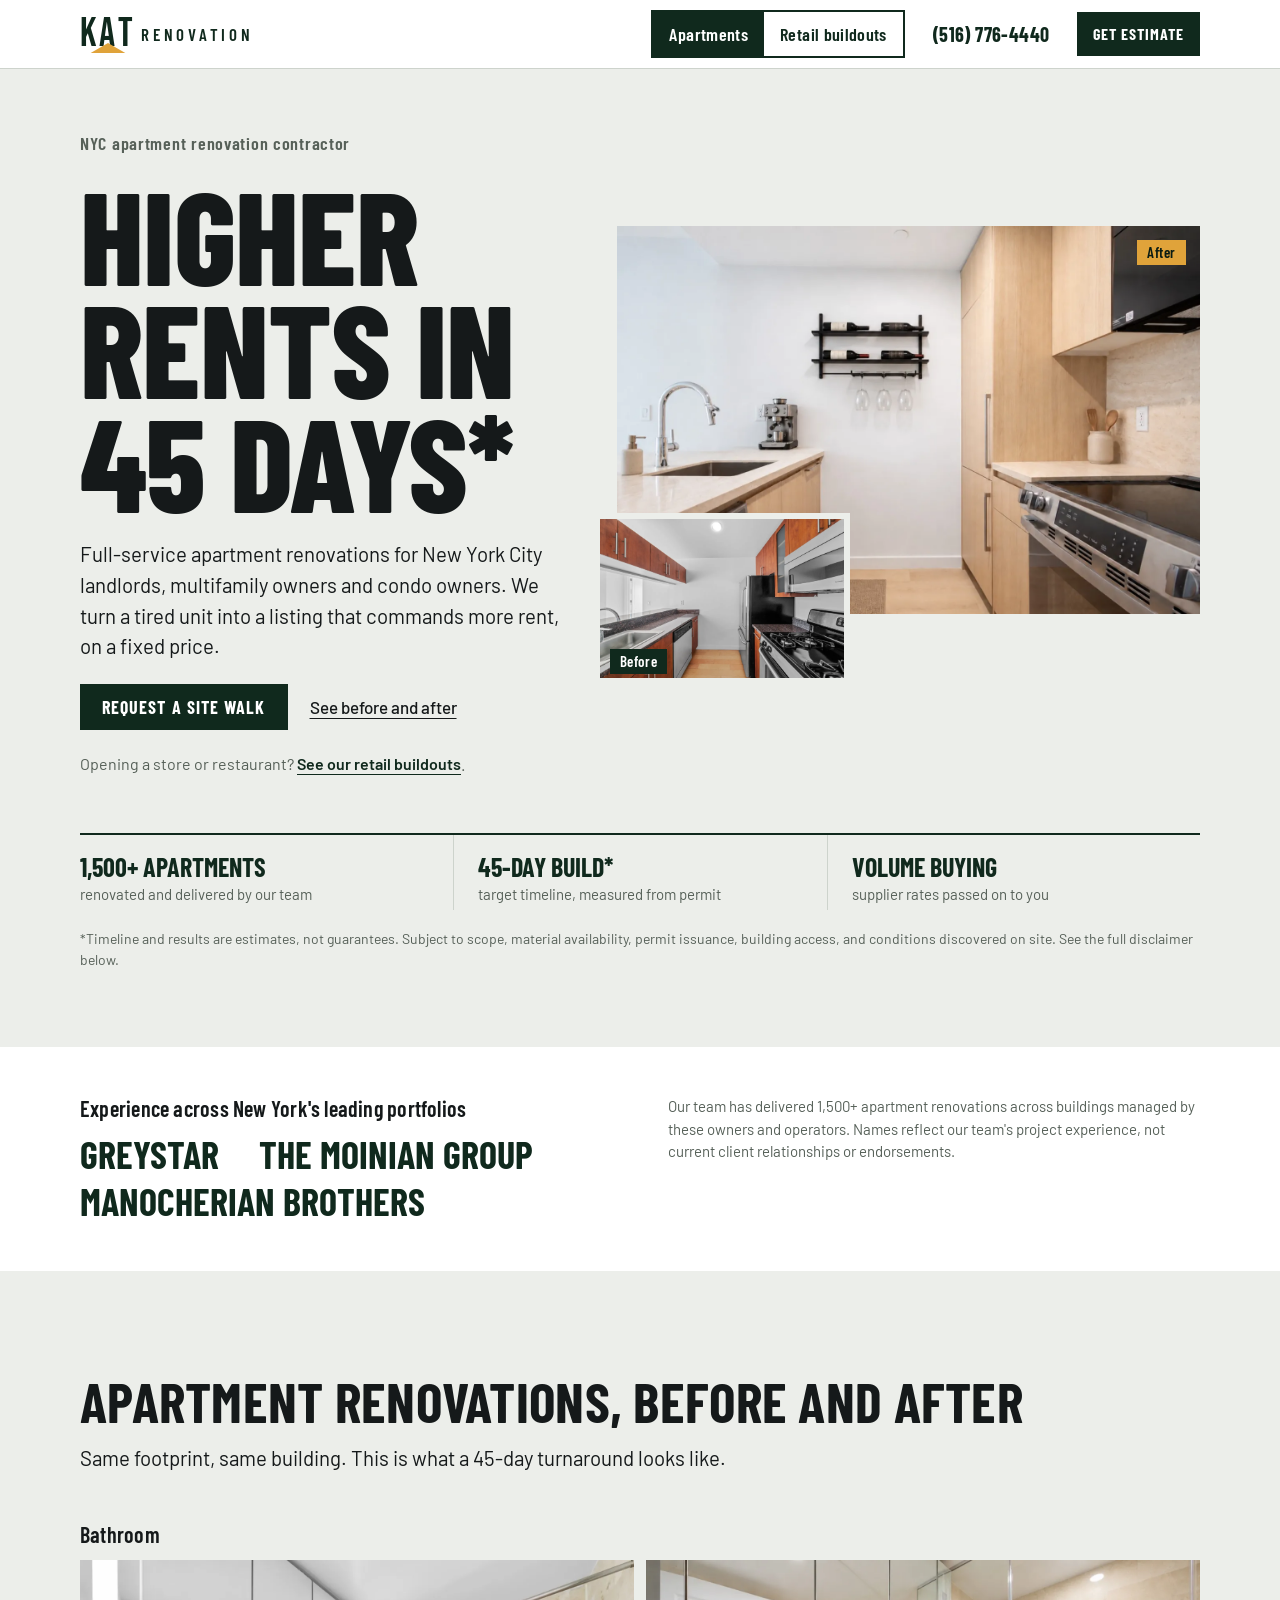
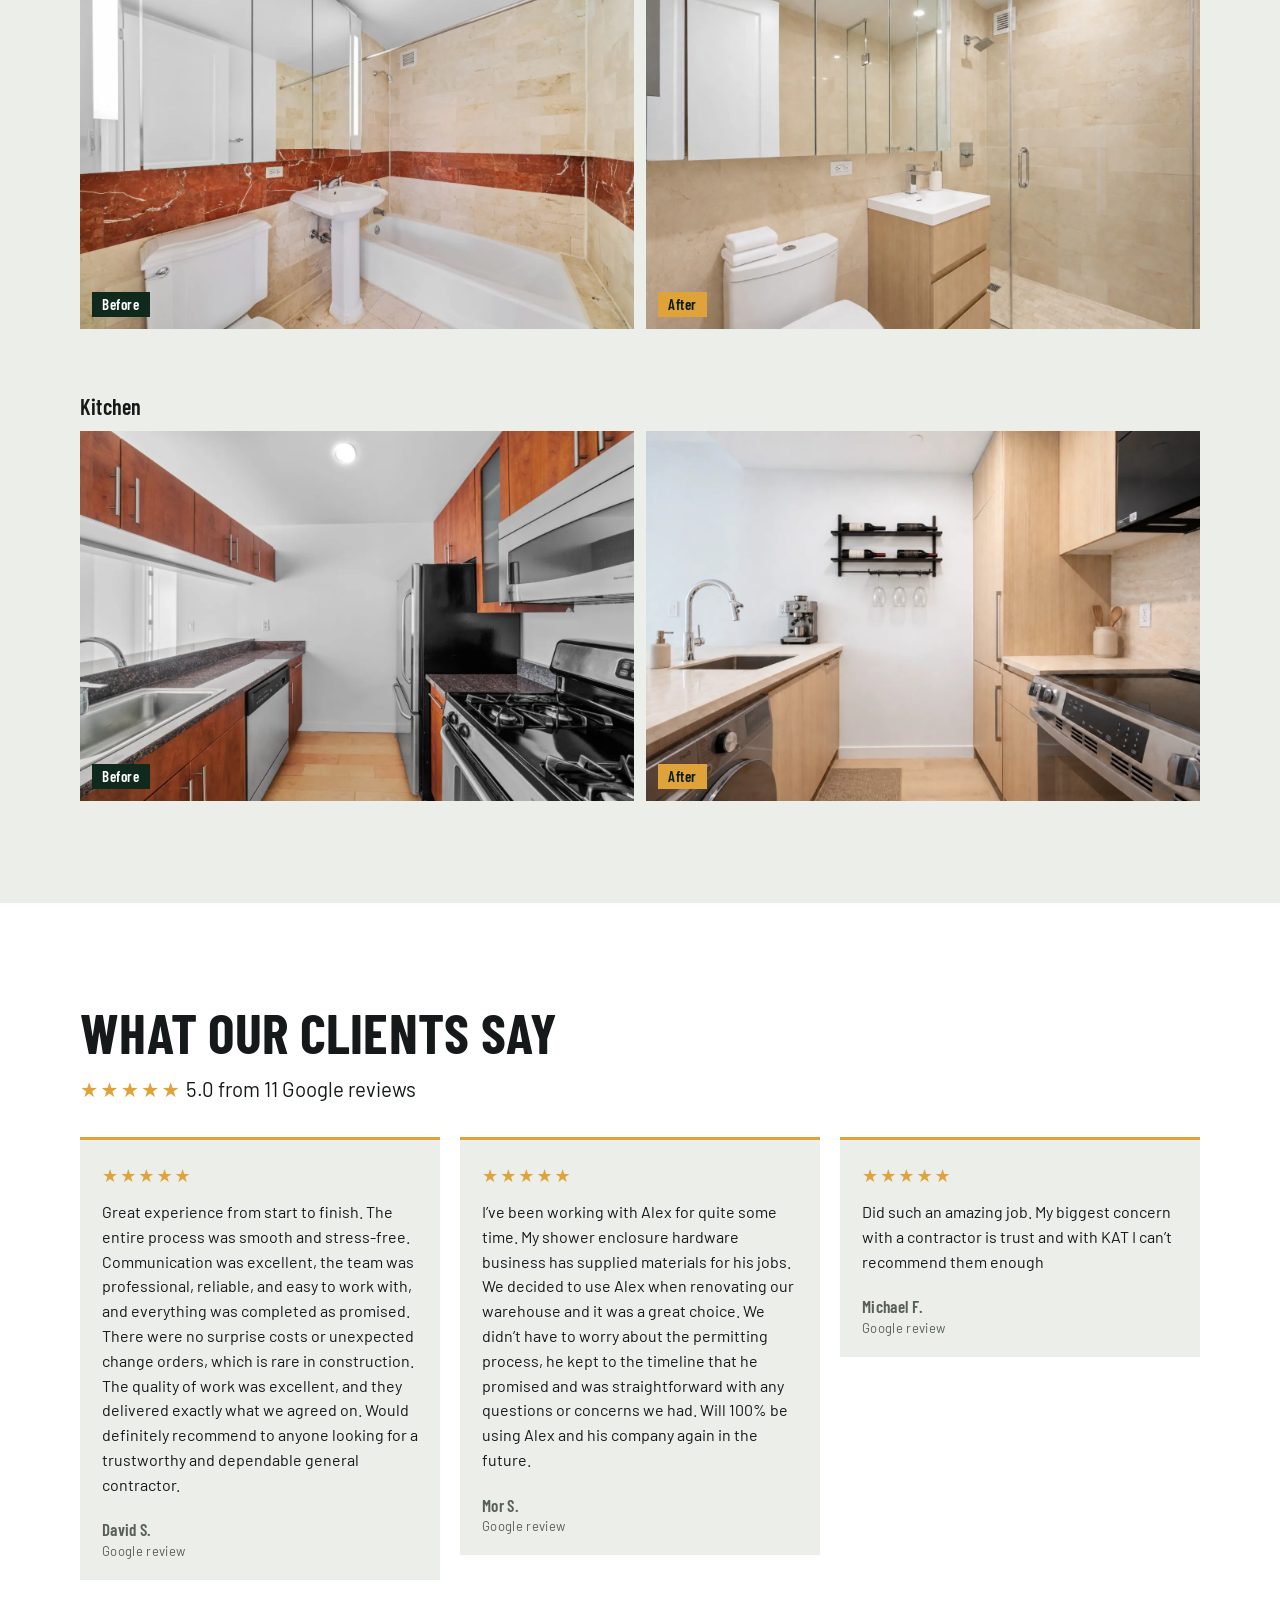
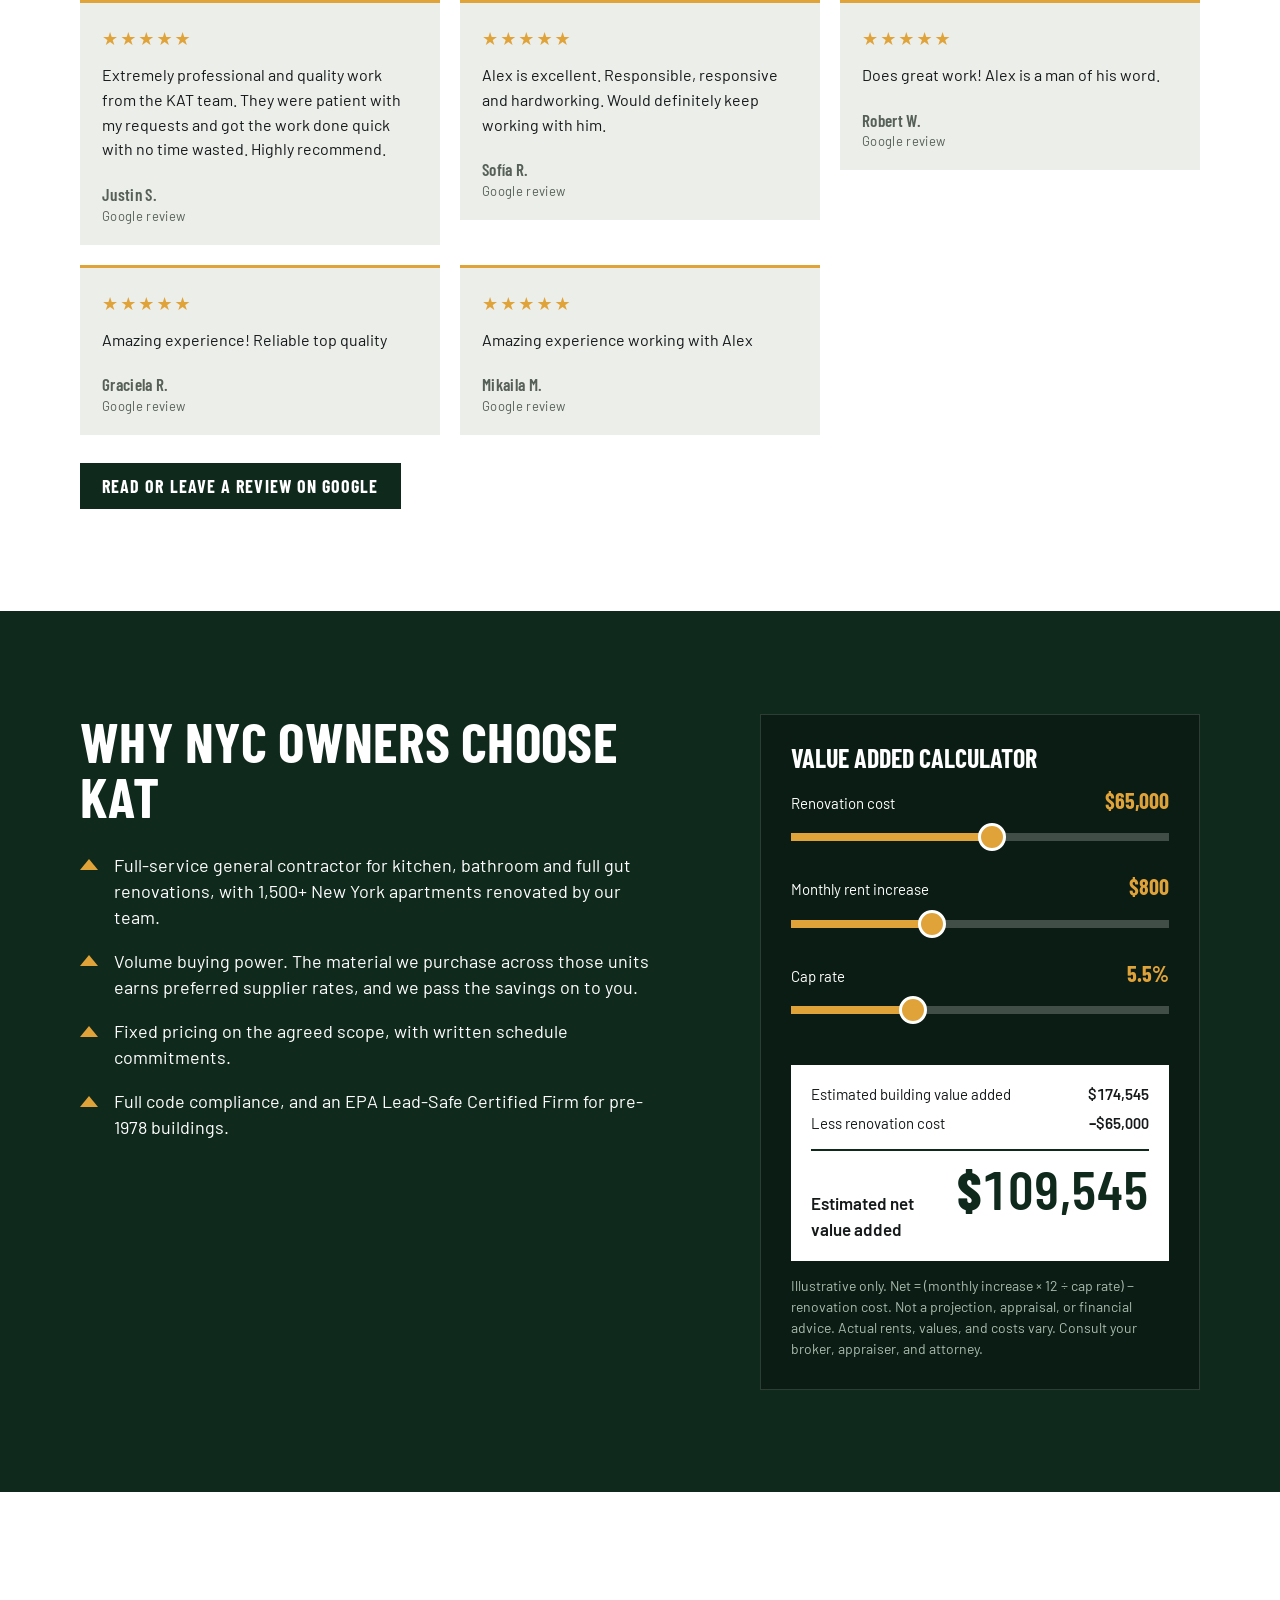
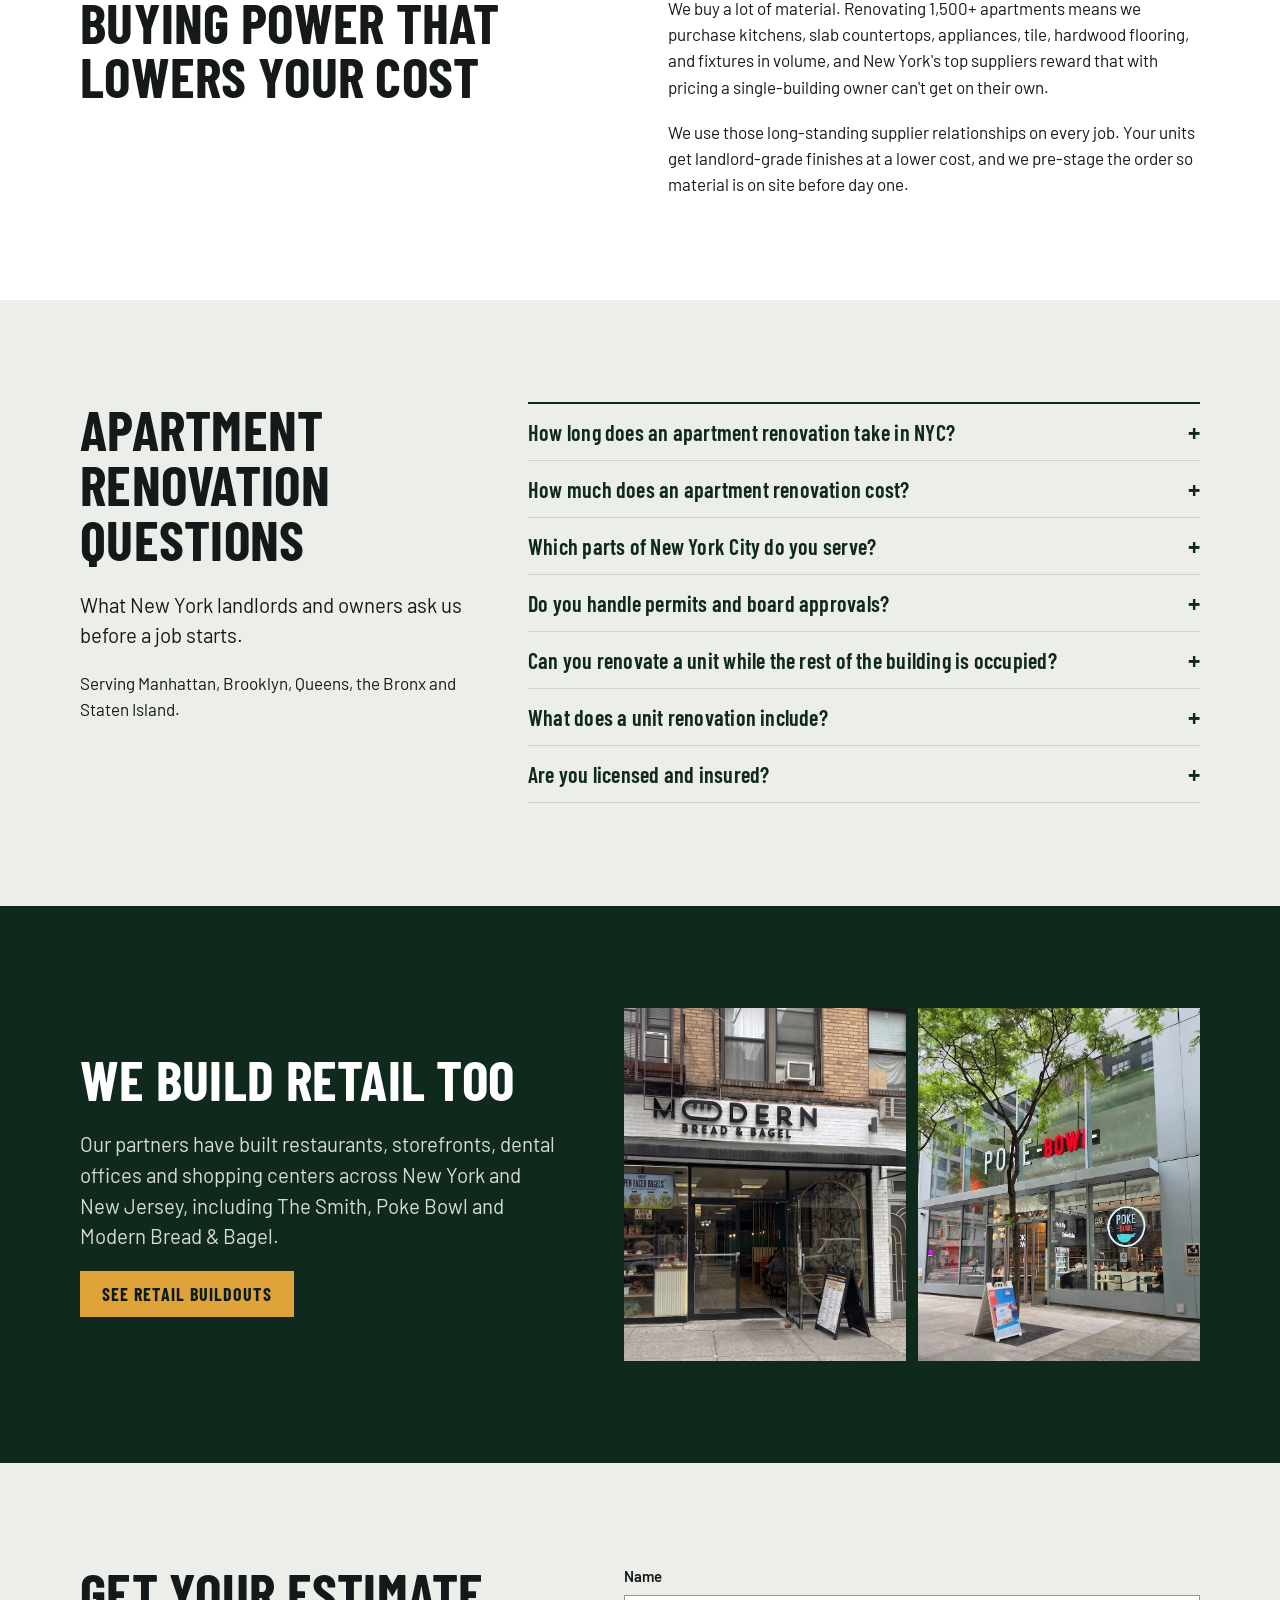
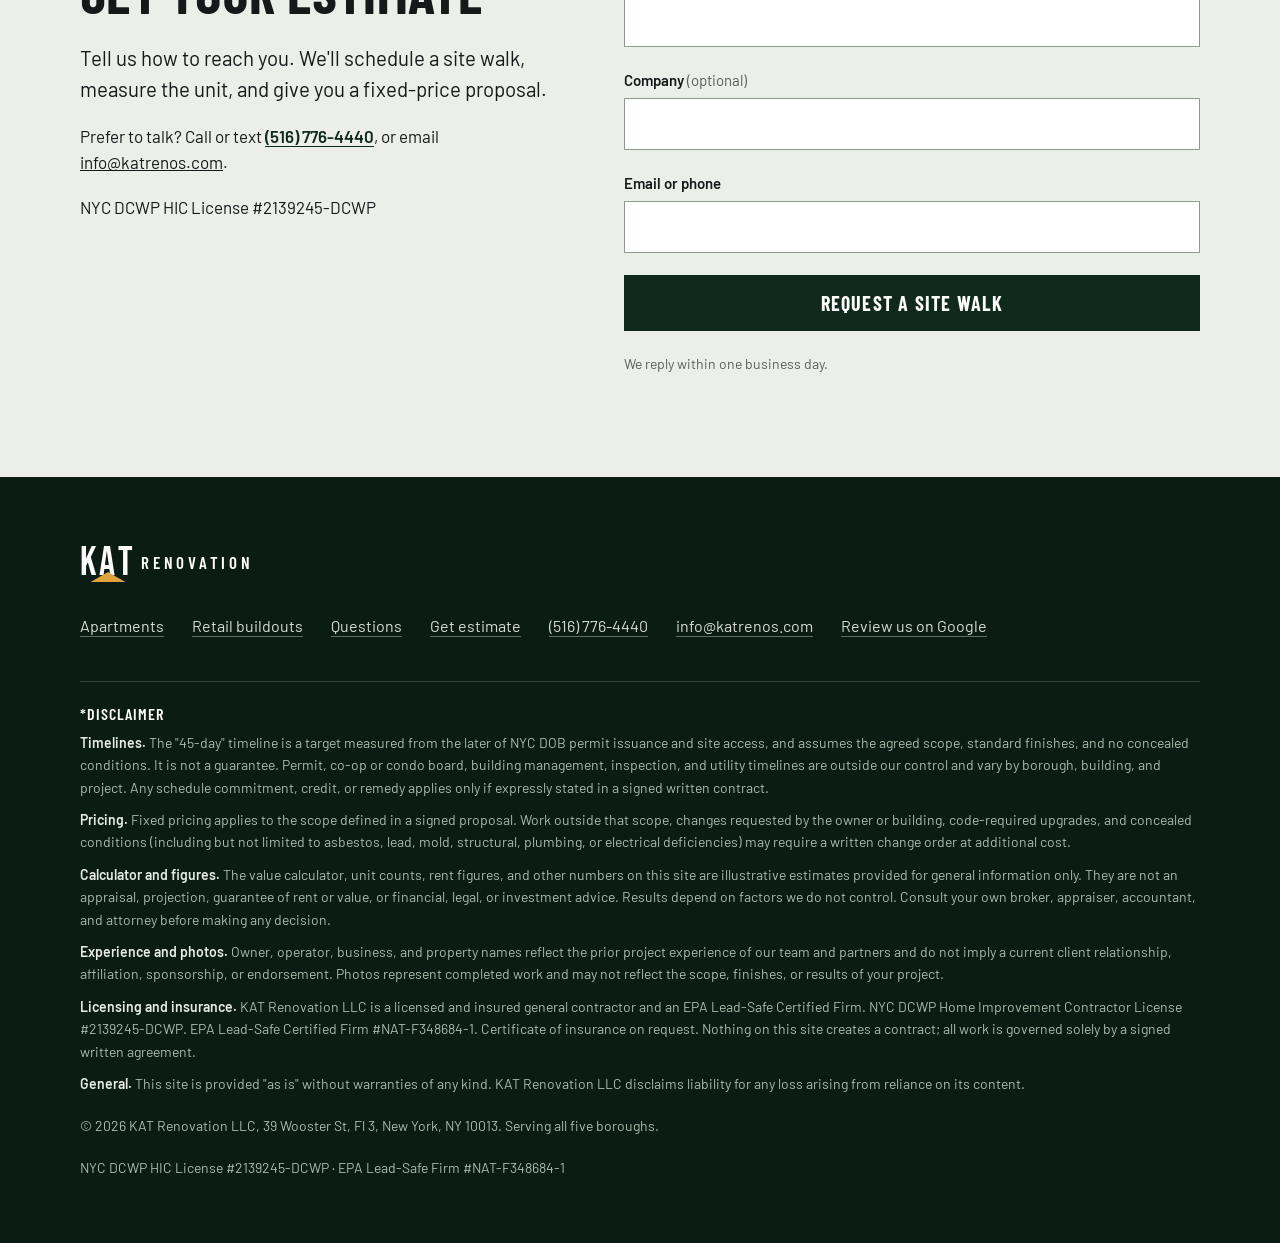
<file: index.html>
<!doctype html>
<html lang="en">
<head>
<meta charset="utf-8">
<meta name="viewport" content="width=device-width, initial-scale=1, viewport-fit=cover">
<title>NYC Apartment Renovation Contractor | KAT Renovation</title>
<meta name="description" content="NYC apartment renovation contractor for landlords and condo owners. Fixed price unit turnovers and gut renovations in all five boroughs. Licensed and insured.">
<link rel="canonical" href="https://katrenos.com/">
<meta property="og:site_name" content="KAT Renovation">
<meta property="og:title" content="KAT Renovation | NYC's Trusted General Contractor">
<meta property="og:description" content="Licensed & insured NYC general contractor for apartment renovations. 1,500+ units delivered, fixed pricing, 45-day target timelines.">
<meta property="og:url" content="https://katrenos.com/">
<meta property="og:type" content="website">
<meta property="og:image" content="https://katrenos.com/images/og-card-45.jpg">
<meta property="og:image:secure_url" content="https://katrenos.com/images/og-card-45.jpg">
<meta property="og:image:type" content="image/jpeg">
<meta property="og:image:width" content="1200">
<meta property="og:image:height" content="630">
<meta property="og:image:alt" content="KAT Renovation, New York City's trusted general contractor for apartment renovations">
<meta name="twitter:card" content="summary_large_image">
<meta name="twitter:title" content="KAT Renovation | NYC's Trusted General Contractor">
<meta name="twitter:description" content="Licensed & insured NYC general contractor for apartment renovations. 1,500+ units delivered, fixed pricing, 45-day target timelines.">
<meta name="twitter:image" content="https://katrenos.com/images/og-card-45.jpg">
<link rel="icon" type="image/png" sizes="32x32" href="/favicon-32.png">
<link rel="icon" type="image/png" sizes="192x192" href="/favicon-192.png">
<link rel="apple-touch-icon" sizes="180x180" href="/apple-touch-icon.png">
<link rel="preconnect" href="https://fonts.googleapis.com">
<link rel="preconnect" href="https://fonts.gstatic.com" crossorigin>
<link href="https://fonts.googleapis.com/css2?family=Barlow:wght@400;500;600&family=Barlow+Condensed:wght@600;700;800&family=Bebas+Neue&display=swap" rel="stylesheet">
<link rel="stylesheet" href="/styles.css?v=7">
<script type="application/ld+json">{"@context": "https://schema.org", "@type": "GeneralContractor", "name": "KAT Renovation", "url": "https://katrenos.com/", "telephone": "+15167764440", "email": "info@katrenos.com", "image": "https://katrenos.com/images/og-card-45.jpg", "description": "NYC apartment renovation contractor for landlords, multifamily and condo owners.", "address": {"@type": "PostalAddress", "streetAddress": "39 Wooster St, Fl 3", "addressLocality": "New York", "addressRegion": "NY", "postalCode": "10013", "addressCountry": "US"}, "areaServed": [{"@type": "City", "name": "New York"}, "Manhattan", "Brooklyn", "Queens", "The Bronx", "Staten Island"], "knowsAbout": ["Apartment renovation", "Kitchen renovation", "Bathroom renovation", "Multifamily unit turnover", "Retail buildouts"], "legalName": "KAT Renovation LLC", "sameAs": ["https://g.page/r/CdDJ072TU0iWEBM/review"], "hasCredential": [{"@type": "EducationalOccupationalCredential", "name": "NYC DCWP Home Improvement Contractor License", "identifier": "2139245-DCWP", "recognizedBy": {"@type": "GovernmentOrganization", "name": "NYC Department of Consumer and Worker Protection"}}, {"@type": "EducationalOccupationalCredential", "name": "EPA Lead-Safe Certified Firm (RRP)", "identifier": "NAT-F348684-1", "recognizedBy": {"@type": "GovernmentOrganization", "name": "US Environmental Protection Agency"}}]}</script>
<script type="application/ld+json">{"@context": "https://schema.org", "@type": "FAQPage", "mainEntity": [{"@type": "Question", "name": "How long does an apartment renovation take in NYC?", "acceptedAnswer": {"@type": "Answer", "text": "Our target for a typical unit is 45 days of construction, measured from the day the permit is issued and we have access. Permit and board approval time comes before that and varies by building and borough. Your written proposal states the schedule for your unit."}}, {"@type": "Question", "name": "How much does an apartment renovation cost?", "acceptedAnswer": {"@type": "Answer", "text": "It depends on the unit size, the scope and the finish level, so we price every job after a site walk. You get one fixed price for the agreed scope in writing. If something outside that scope comes up, such as a hidden plumbing problem, we price it as a written change order before doing the work."}}, {"@type": "Question", "name": "Which parts of New York City do you serve?", "acceptedAnswer": {"@type": "Answer", "text": "All five boroughs: Manhattan, Brooklyn, Queens, the Bronx and Staten Island. We work in rental buildings, condos and co-ops."}}, {"@type": "Question", "name": "Do you handle permits and board approvals?", "acceptedAnswer": {"@type": "Answer", "text": "Yes. We prepare and file the NYC Department of Buildings paperwork and put together the alteration package your co-op or condo board asks for. Approval timing is set by the city and the building, not by us."}}, {"@type": "Question", "name": "Can you renovate a unit while the rest of the building is occupied?", "acceptedAnswer": {"@type": "Answer", "text": "Yes, that is most of our work. We follow the building's work hours, protect hallways and elevators, and keep the unit closed off so neighbors are disturbed as little as possible."}}, {"@type": "Question", "name": "What does a unit renovation include?", "acceptedAnswer": {"@type": "Answer", "text": "Whatever the unit needs to rent or sell for more: kitchens, bathrooms, flooring, painting, lighting, electrical and plumbing updates, up to a full gut renovation. We also renovate several units at once for owners turning over a building."}}, {"@type": "Question", "name": "Are you licensed and insured?", "acceptedAnswer": {"@type": "Answer", "text": "Yes. KAT Renovation LLC is a licensed and insured general contractor and an EPA Lead-Safe Certified Firm, which matters for buildings built before 1978. We send a certificate of insurance on request."}}]}</script>
</head>
<body>
<a class="skip" href="#main">Skip to content</a>

<header class="site-header">
  <div class="wrap">
    <a href="/" class="kat-logo" aria-label="KAT Renovation home">
      <span class="kat-mark" aria-hidden="true">K<span class="a">A<svg viewBox="0 0 100 50" preserveAspectRatio="none"><polygon points="50,0 100,50 0,50" fill="#e0a33a"/></svg></span>T</span>
      <span class="kat-word">Renovation</span>
    </a>
    <nav class="tabs" aria-label="Work">
      <a href="/" aria-current="page">Apartments</a>
      <a href="/retail/">Retail buildouts</a>
    </nav>
    <a class="phone" href="tel:+15167764440">(516) 776-4440</a>
    <a href="#estimate" class="btn btn--small">Get estimate</a>
  </div>
</header>

<main id="main">

<section class="hero">
  <div class="wrap">
    <div class="hero-grid">
      <div class="hero-copy">
        <p class="who">NYC apartment renovation contractor</p>
        <h1 class="h-display">Higher rents in 45&nbsp;days*</h1>
        <p class="lede">Full-service apartment renovations for New York City landlords, multifamily owners and condo owners. We turn a tired unit into a listing that commands more rent, on a fixed price.</p>
        <div class="hero-actions">
          <a href="#estimate" class="btn">Request a site walk</a>
          <a href="#work" class="text">See before and after</a>
        </div>
        <p class="also">Opening a store or restaurant? <a href="/retail/">See our retail buildouts</a>.</p>
      </div>
      <div class="diptych">
        <img class="after" src="/images/kitchen-after-2026.webp" alt="Renovated apartment kitchen with light oak cabinets and stone counters" width="1400" height="933">
        <span class="tag tag--gold tag-after">After</span>
        <img class="before" src="/images/kitchen-before-2026.webp" alt="The same kitchen before renovation, with dated cherry cabinets" width="1400" height="933">
        <span class="tag tag-before">Before</span>
      </div>
    </div>
    <ul class="facts">
      <li><strong>1,500+ apartments</strong><span>renovated and delivered by our team</span></li>
      <li><strong>45-day build*</strong><span>target timeline, measured from permit</span></li>
      <li><strong>Volume buying</strong><span>supplier rates passed on to you</span></li>
    </ul>
    <p class="note" style="margin-top:18px">*Timeline and results are estimates, not guarantees. Subject to scope, material availability, permit issuance, building access, and conditions discovered on site. See the full disclaimer below.</p>
  </div>
</section>

<section class="band band--tight">
  <div class="wrap split">
    <div>
      <h2 class="h-sub">Experience across New York's leading portfolios</h2>
      <p class="names" style="margin-top:12px"><span>Greystar</span><span>The Moinian Group</span><span>Manocherian Brothers</span></p>
    </div>
    <p class="note" style="font-size:15px">Our team has delivered 1,500+ apartment renovations across buildings managed by these owners and operators. Names reflect our team's project experience, not current client relationships or endorsements.</p>
  </div>
</section>

<section class="band band--concrete" id="work">
  <div class="wrap">
    <h2 class="h-section">Apartment renovations, before and after</h2>
    <p class="lede" style="margin-top:14px">Same footprint, same building. This is what a 45-day turnaround looks like.</p>
    <div class="pairs">
      <div class="pair">
        <h3 class="h-sub">Bathroom</h3>
        <div class="pair-photos">
          <figure class="shot"><img src="/images/bathroom-before-2026.webp" alt="Apartment bathroom before renovation, with a tub and red marble band" loading="lazy" width="1400" height="933"><span class="tag">Before</span></figure>
          <figure class="shot"><img src="/images/bathroom-after-2026.webp" alt="The same bathroom after renovation, with a glass walk-in shower and oak vanity" loading="lazy" width="1400" height="933"><span class="tag tag--gold">After</span></figure>
        </div>
      </div>
      <div class="pair">
        <h3 class="h-sub">Kitchen</h3>
        <div class="pair-photos">
          <figure class="shot"><img src="/images/kitchen-before-2026.webp" alt="Apartment kitchen before renovation, with cherry cabinets and dark granite" loading="lazy" width="1400" height="933"><span class="tag">Before</span></figure>
          <figure class="shot"><img src="/images/kitchen-after-2026.webp" alt="The same kitchen after renovation, with light oak cabinets and stone counters" loading="lazy" width="1400" height="933"><span class="tag tag--gold">After</span></figure>
        </div>
      </div>
    </div>
  </div>
</section>

<section class="band" id="reviews">
  <div class="wrap">
    <h2 class="h-section">What our clients say</h2>
    <p class="lede" style="margin-top:14px"><span class="stars" aria-hidden="true">&#9733;&#9733;&#9733;&#9733;&#9733;</span> 5.0 from 11 Google reviews</p>
    <div class="reviews">
      <figure class="review">
        <div class="stars" aria-label="5 out of 5 stars">&#9733;&#9733;&#9733;&#9733;&#9733;</div>
        <blockquote>Great experience from start to finish. The entire process was smooth and stress-free. Communication was excellent, the team was professional, reliable, and easy to work with, and everything was completed as promised. There were no surprise costs or unexpected change orders, which is rare in construction. The quality of work was excellent, and they delivered exactly what we agreed on. Would definitely recommend to anyone looking for a trustworthy and dependable general contractor.</blockquote>
        <figcaption>David S. <span>Google review</span></figcaption>
      </figure>
      <figure class="review">
        <div class="stars" aria-label="5 out of 5 stars">&#9733;&#9733;&#9733;&#9733;&#9733;</div>
        <blockquote>I’ve been working with Alex for quite some time. My shower enclosure hardware business has supplied materials for his jobs. We decided to use Alex when renovating our warehouse and it was a great choice. We didn’t have to worry about the permitting process, he kept to the timeline that he promised and was straightforward with any questions or concerns we had. Will 100% be using Alex and his company again in the future.</blockquote>
        <figcaption>Mor S. <span>Google review</span></figcaption>
      </figure>
      <figure class="review">
        <div class="stars" aria-label="5 out of 5 stars">&#9733;&#9733;&#9733;&#9733;&#9733;</div>
        <blockquote>Did such an amazing job. My biggest concern with a contractor is trust and with KAT I can’t recommend them enough</blockquote>
        <figcaption>Michael F. <span>Google review</span></figcaption>
      </figure>
      <figure class="review">
        <div class="stars" aria-label="5 out of 5 stars">&#9733;&#9733;&#9733;&#9733;&#9733;</div>
        <blockquote>Extremely professional and quality work from the KAT team. They were patient with my requests and got the work done quick with no time wasted. Highly recommend.</blockquote>
        <figcaption>Justin S. <span>Google review</span></figcaption>
      </figure>
      <figure class="review">
        <div class="stars" aria-label="5 out of 5 stars">&#9733;&#9733;&#9733;&#9733;&#9733;</div>
        <blockquote>Alex is excellent. Responsible, responsive and hardworking. Would definitely keep working with him.</blockquote>
        <figcaption>Sofía R. <span>Google review</span></figcaption>
      </figure>
      <figure class="review">
        <div class="stars" aria-label="5 out of 5 stars">&#9733;&#9733;&#9733;&#9733;&#9733;</div>
        <blockquote>Does great work! Alex is a man of his word.</blockquote>
        <figcaption>Robert W. <span>Google review</span></figcaption>
      </figure>
      <figure class="review">
        <div class="stars" aria-label="5 out of 5 stars">&#9733;&#9733;&#9733;&#9733;&#9733;</div>
        <blockquote>Amazing experience! Reliable top quality</blockquote>
        <figcaption>Graciela R. <span>Google review</span></figcaption>
      </figure>
      <figure class="review">
        <div class="stars" aria-label="5 out of 5 stars">&#9733;&#9733;&#9733;&#9733;&#9733;</div>
        <blockquote>Amazing experience working with Alex</blockquote>
        <figcaption>Mikaila M. <span>Google review</span></figcaption>
      </figure>
    </div>
    <p style="margin-top:28px"><a class="btn" href="https://g.page/r/CdDJ072TU0iWEBM/review" target="_blank" rel="noopener">Read or leave a review on Google</a></p>
  </div>
</section>

<section class="band band--shed">
  <div class="wrap why">
    <div>
      <h2 class="h-section">Why NYC owners choose KAT</h2>
      <ul class="points">
        <li>Full-service general contractor for kitchen, bathroom and full gut renovations, with 1,500+ New York apartments renovated by our team.</li>
        <li>Volume buying power. The material we purchase across those units earns preferred supplier rates, and we pass the savings on to you.</li>
        <li>Fixed pricing on the agreed scope, with written schedule commitments.</li>
        <li>Full code compliance, and an EPA Lead-Safe Certified Firm for pre-1978 buildings.</li>
      </ul>
    </div>
    <div class="calc">
      <h3>Value added calculator</h3>
      <div class="calc-field">
        <label for="costRange"><span>Renovation cost</span><span class="val">$<span id="costVal">65,000</span></span></label>
        <input id="costRange" type="range" min="25000" max="100000" step="1000" value="65000">
      </div>
      <div class="calc-field">
        <label for="rentRange"><span>Monthly rent increase</span><span class="val">$<span id="rentVal">800</span></span></label>
        <input id="rentRange" type="range" min="400" max="1500" step="50" value="800">
      </div>
      <div class="calc-field">
        <label for="capRange"><span>Cap rate</span><span class="val"><span id="capVal">5.5</span>%</span></label>
        <input id="capRange" type="range" min="3.5" max="10" step="0.1" value="5.5">
      </div>
      <div class="calc-result" aria-live="polite">
        <dl>
          <dt>Estimated building value added</dt><dd>$<span id="grossVal">174,545</span></dd>
          <dt>Less renovation cost</dt><dd>&minus;$<span id="costOut">65,000</span></dd>
        </dl>
        <p class="calc-total"><span>Estimated net value added</span><strong>$<span id="resultVal">109,545</span></strong></p>
      </div>
      <p class="note">Illustrative only. Net = (monthly increase &times; 12 &divide; cap rate) &minus; renovation cost. Not a projection, appraisal, or financial advice. Actual rents, values, and costs vary. Consult your broker, appraiser, and attorney.</p>
    </div>
  </div>
</section>

<section class="band">
  <div class="wrap split">
    <h2 class="h-section">Buying power that lowers your cost</h2>
    <div class="stack measure">
      <p>We buy a lot of material. Renovating 1,500+ apartments means we purchase kitchens, slab countertops, appliances, tile, hardwood flooring, and fixtures in volume, and New York's top suppliers reward that with pricing a single-building owner can't get on their own.</p>
      <p>We use those long-standing supplier relationships on every job. Your units get landlord-grade finishes at a lower cost, and we pre-stage the order so material is on site before day one.</p>
    </div>
  </div>
</section>

<section class="band band--concrete" id="faq">
  <div class="wrap faq-grid">
    <div class="stack">
      <h2 class="h-section">Apartment renovation questions</h2>
      <p class="lede">What New York landlords and owners ask us before a job starts.</p>
      <p>Serving Manhattan, Brooklyn, Queens, the Bronx and Staten Island.</p>
    </div>
    <div class="faq">
      <details>
        <summary>How long does an apartment renovation take in NYC?</summary>
        <p>Our target for a typical unit is 45 days of construction, measured from the day the permit is issued and we have access. Permit and board approval time comes before that and varies by building and borough. Your written proposal states the schedule for your unit.</p>
      </details>
      <details>
        <summary>How much does an apartment renovation cost?</summary>
        <p>It depends on the unit size, the scope and the finish level, so we price every job after a site walk. You get one fixed price for the agreed scope in writing. If something outside that scope comes up, such as a hidden plumbing problem, we price it as a written change order before doing the work.</p>
      </details>
      <details>
        <summary>Which parts of New York City do you serve?</summary>
        <p>All five boroughs: Manhattan, Brooklyn, Queens, the Bronx and Staten Island. We work in rental buildings, condos and co-ops.</p>
      </details>
      <details>
        <summary>Do you handle permits and board approvals?</summary>
        <p>Yes. We prepare and file the NYC Department of Buildings paperwork and put together the alteration package your co-op or condo board asks for. Approval timing is set by the city and the building, not by us.</p>
      </details>
      <details>
        <summary>Can you renovate a unit while the rest of the building is occupied?</summary>
        <p>Yes, that is most of our work. We follow the building&#x27;s work hours, protect hallways and elevators, and keep the unit closed off so neighbors are disturbed as little as possible.</p>
      </details>
      <details>
        <summary>What does a unit renovation include?</summary>
        <p>Whatever the unit needs to rent or sell for more: kitchens, bathrooms, flooring, painting, lighting, electrical and plumbing updates, up to a full gut renovation. We also renovate several units at once for owners turning over a building.</p>
      </details>
      <details>
        <summary>Are you licensed and insured?</summary>
        <p>Yes. KAT Renovation LLC is a licensed and insured general contractor and an EPA Lead-Safe Certified Firm, which matters for buildings built before 1978. We send a certificate of insurance on request.</p>
      </details>
    </div>
  </div>
</section>

<section class="band band--shed">
  <div class="wrap promo">
    <div class="stack">
      <h2 class="h-section">We build retail too</h2>
      <p class="lede">Our partners have built restaurants, storefronts, dental offices and shopping centers across New York and New Jersey, including The Smith, Poke Bowl and Modern Bread &amp; Bagel.</p>
      <p><a href="/retail/" class="btn btn--gold">See retail buildouts</a></p>
    </div>
    <div class="promo-photos">
      <img src="/images/retail/modern-bread-bagel-storefront.webp" alt="Modern Bread and Bagel storefront with black awning and glass entry" loading="lazy" width="1023" height="850">
      <img src="/images/retail/poke-bowl-entrance.webp" alt="Poke Bowl restaurant with a double-height glass storefront" loading="lazy" width="1023" height="1059">
    </div>
  </div>
</section>

<section class="band band--concrete" id="estimate">
  <div class="wrap estimate">
    <div class="stack">
      <h2 class="h-section">Get your estimate</h2>
      <p class="lede">Tell us how to reach you. We'll schedule a site walk, measure the unit, and give you a fixed-price proposal.</p>
      <p>Prefer to talk? Call or text <a class="tel" href="tel:+15167764440">(516) 776-4440</a>, or email <a href="mailto:info@katrenos.com">info@katrenos.com</a>.</p>
      <p>NYC DCWP HIC License #2139245-DCWP</p>
    </div>
    <form class="form" id="estimateForm" action="https://formsubmit.co/info@katrenos.com" method="POST">
      <input type="hidden" name="_subject" value="New apartment estimate request from katrenos.com">
      <input type="hidden" name="_captcha" value="false">
      <input type="hidden" name="_template" value="table">
      <input type="hidden" name="project_type" value="Apartment renovation">
      <input type="text" name="_honey" style="display:none" tabindex="-1" autocomplete="off">
      <div class="field"><label for="f-name">Name</label><input id="f-name" type="text" name="name" autocomplete="name" required></div>
      <div class="field"><label for="f-company">Company <small>(optional)</small></label><input id="f-company" type="text" name="company" autocomplete="organization"></div>
      <div class="field"><label for="f-contact">Email or phone</label><input id="f-contact" type="text" name="email_or_phone" autocomplete="email" required></div>
      <button class="btn" type="submit">Request a site walk</button>
      <p class="note">We reply within one business day.</p>
    </form>
  </div>
</section>

</main>

<footer class="site-footer">
  <div class="wrap">
    <div class="footer-top">
      <a href="/" class="kat-logo" aria-label="KAT Renovation home">
        <span class="kat-mark" aria-hidden="true">K<span class="a">A<svg viewBox="0 0 100 50" preserveAspectRatio="none"><polygon points="50,0 100,50 0,50" fill="#e0a33a"/></svg></span>T</span>
        <span class="kat-word">Renovation</span>
      </a>
      <nav class="footer-nav" aria-label="Footer">
        <a href="/">Apartments</a>
        <a href="/retail/">Retail buildouts</a>
        <a href="#faq">Questions</a>
        <a href="#estimate">Get estimate</a>
        <a href="tel:+15167764440">(516) 776-4440</a>
        <a href="mailto:info@katrenos.com">info@katrenos.com</a>
        <a href="https://g.page/r/CdDJ072TU0iWEBM/review" rel="noopener" target="_blank">Review us on Google</a>
      </nav>
    </div>
    <div class="disclaimer">
      <h2>*Disclaimer</h2>
      <p><strong>Timelines.</strong> The "45-day" timeline is a target measured from the later of NYC DOB permit issuance and site access, and assumes the agreed scope, standard finishes, and no concealed conditions. It is not a guarantee. Permit, co-op or condo board, building management, inspection, and utility timelines are outside our control and vary by borough, building, and project. Any schedule commitment, credit, or remedy applies only if expressly stated in a signed written contract.</p>
      <p><strong>Pricing.</strong> Fixed pricing applies to the scope defined in a signed proposal. Work outside that scope, changes requested by the owner or building, code-required upgrades, and concealed conditions (including but not limited to asbestos, lead, mold, structural, plumbing, or electrical deficiencies) may require a written change order at additional cost.</p>
      <p><strong>Calculator and figures.</strong> The value calculator, unit counts, rent figures, and other numbers on this site are illustrative estimates provided for general information only. They are not an appraisal, projection, guarantee of rent or value, or financial, legal, or investment advice. Results depend on factors we do not control. Consult your own broker, appraiser, accountant, and attorney before making any decision.</p>
      <p><strong>Experience and photos.</strong> Owner, operator, business, and property names reflect the prior project experience of our team and partners and do not imply a current client relationship, affiliation, sponsorship, or endorsement. Photos represent completed work and may not reflect the scope, finishes, or results of your project.</p>
      <p><strong>Licensing and insurance.</strong> KAT Renovation LLC is a licensed and insured general contractor and an EPA Lead-Safe Certified Firm. NYC DCWP Home Improvement Contractor License #2139245-DCWP. EPA Lead-Safe Certified Firm #NAT-F348684-1. Certificate of insurance on request. Nothing on this site creates a contract; all work is governed solely by a signed written agreement.</p>
      <p><strong>General.</strong> This site is provided "as is" without warranties of any kind. KAT Renovation LLC disclaims liability for any loss arising from reliance on its content.</p>
    </div>
    <p class="legal">&copy; 2026 KAT Renovation LLC, 39 Wooster St, Fl 3, New York, NY 10013. Serving all five boroughs.</p>
    <p class="legal">NYC DCWP HIC License #2139245-DCWP &middot; EPA Lead-Safe Firm #NAT-F348684-1</p>
  </div>
</footer>

<nav class="reach" aria-label="Contact">
  <a href="tel:+15167764440">Call</a>
  <a href="sms:+15167764440">Text</a>
  <a href="#estimate" class="reach-main">Get estimate</a>
</nav>

<script src="/site.js?v=5" defer></script>
</body>
</html>
</file>
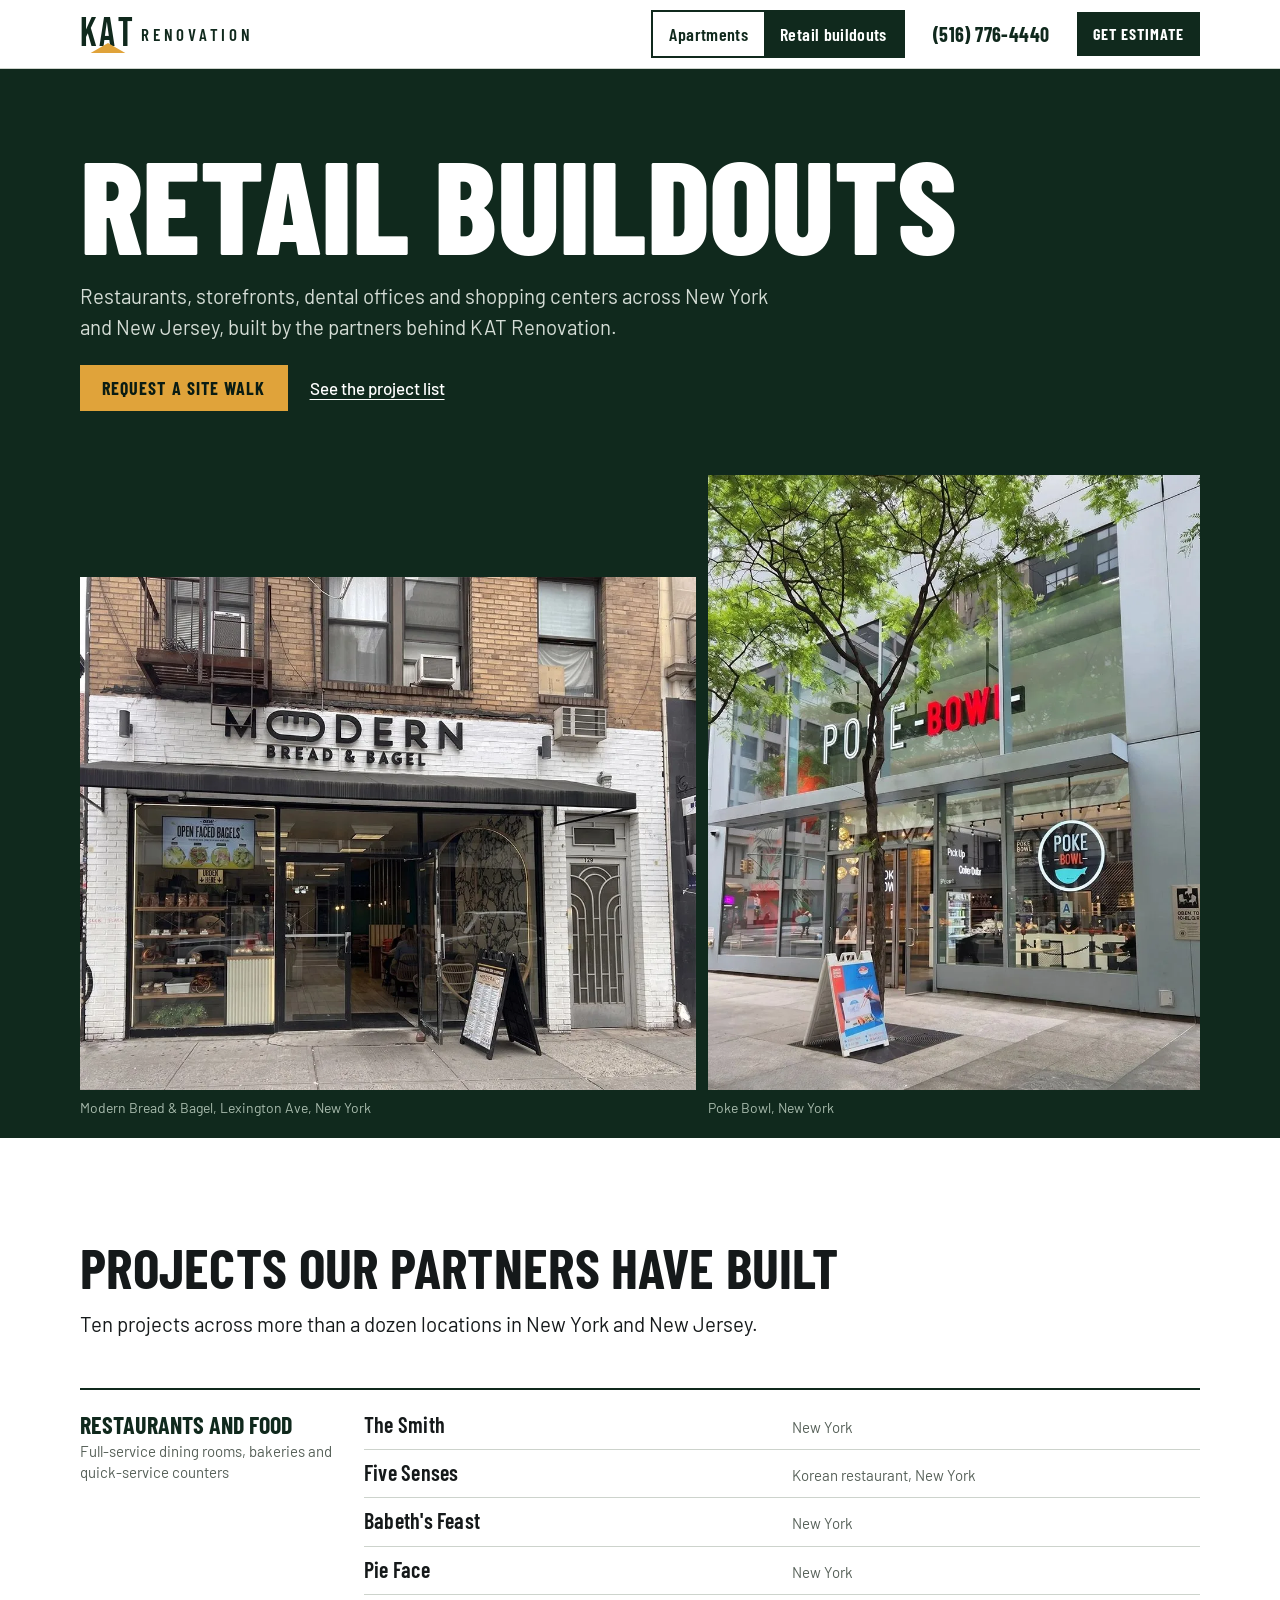
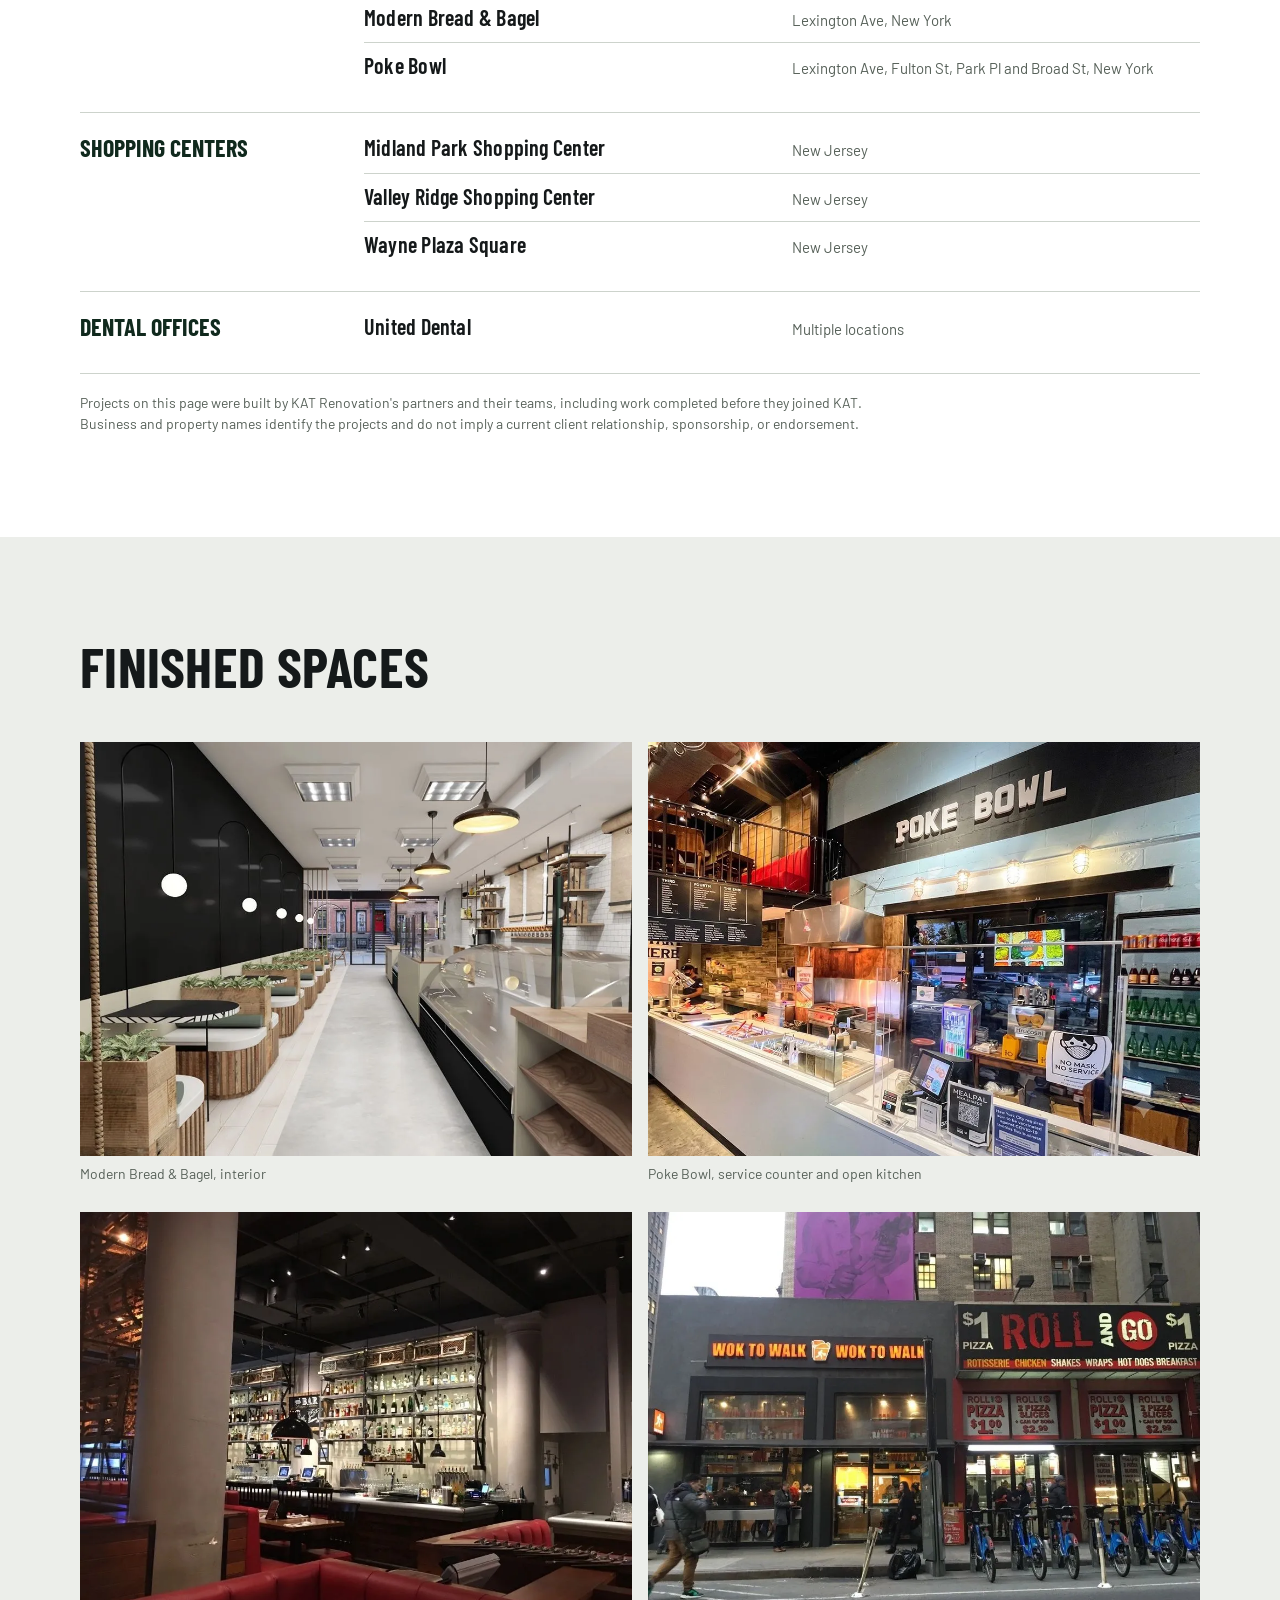
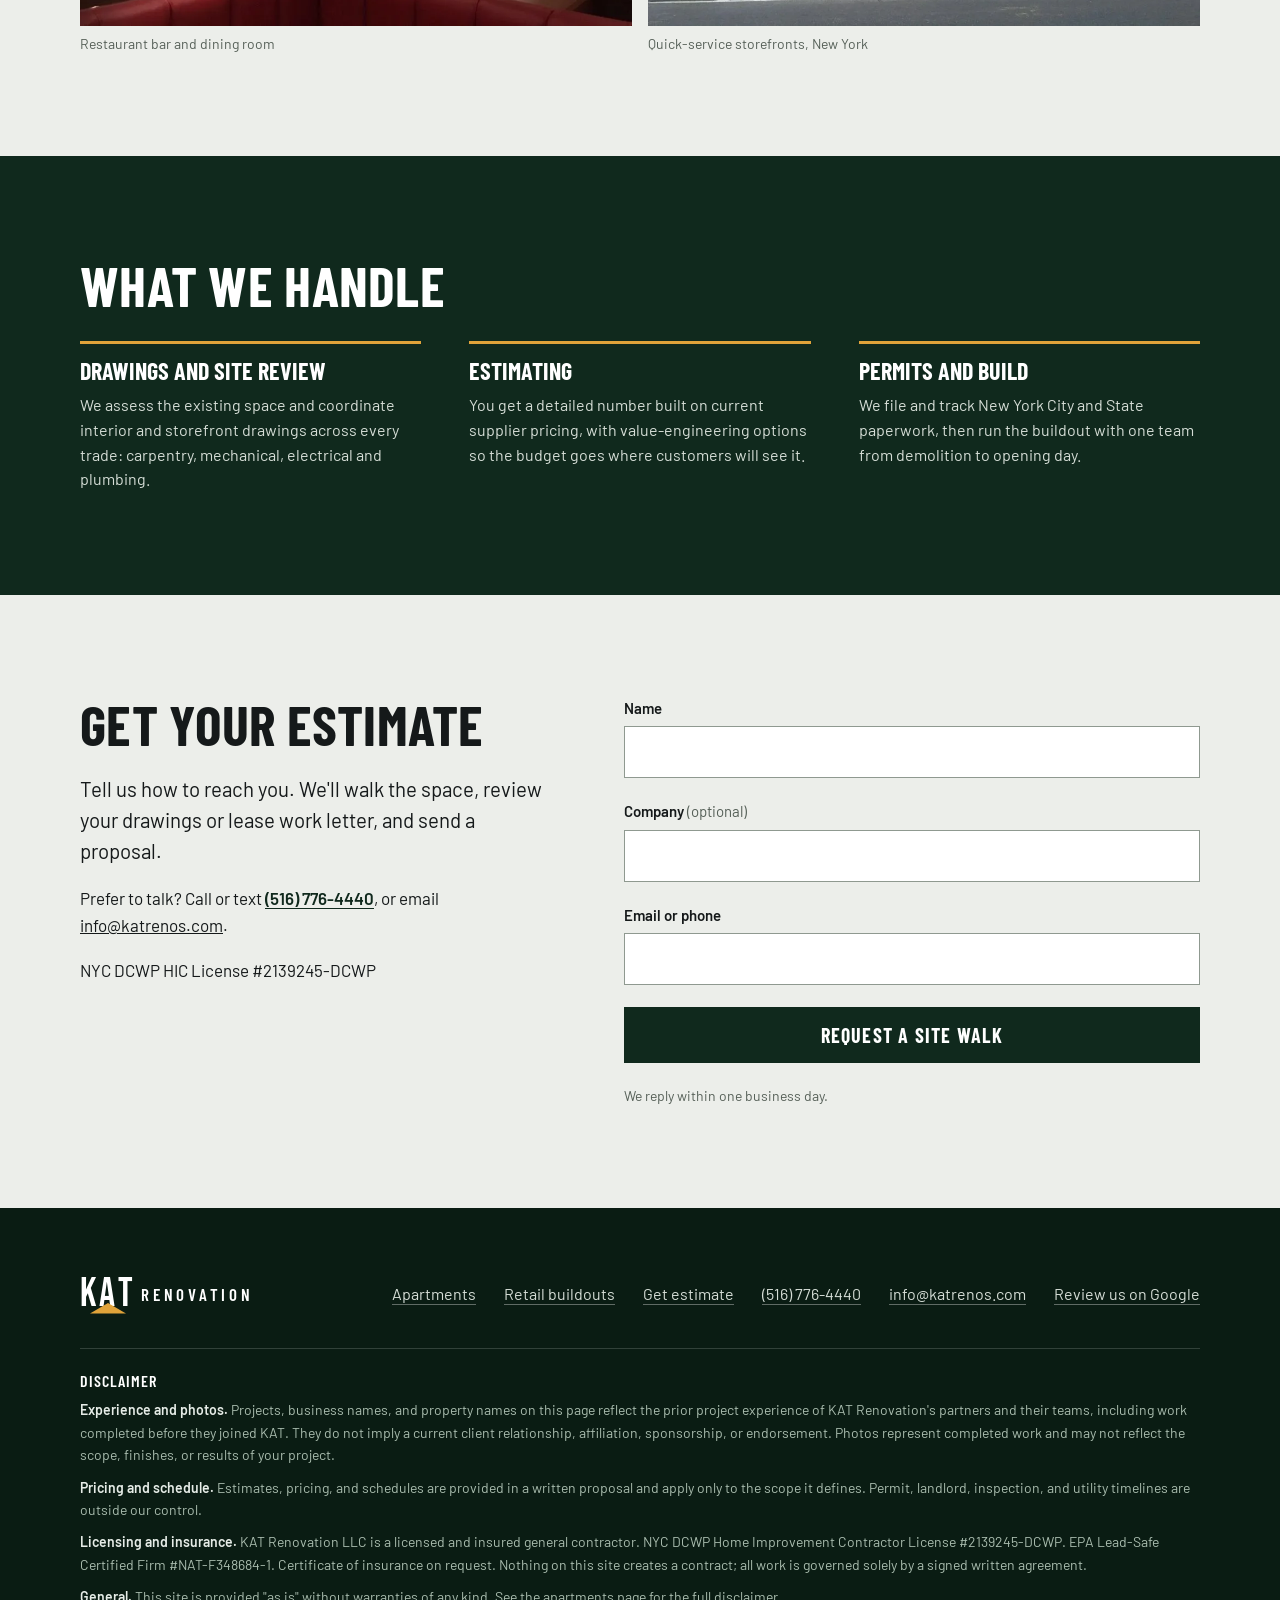
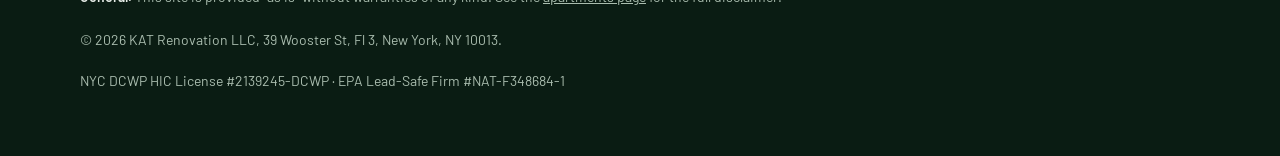
<file: retail/index.html>
<!doctype html>
<html lang="en">
<head>
<meta charset="utf-8">
<meta name="viewport" content="width=device-width, initial-scale=1, viewport-fit=cover">
<title>Retail Buildouts and Restaurant Construction in NYC | KAT Renovation</title>
<meta name="description" content="Retail buildout contractor for restaurants, storefronts, dental offices and shopping centers in New York City and New Jersey. Drawings, estimating, permits and construction.">
<link rel="canonical" href="https://katrenos.com/retail/">
<meta property="og:site_name" content="KAT Renovation">
<meta property="og:title" content="Retail Buildouts | KAT Renovation">
<meta property="og:description" content="Restaurant, storefront, dental office and shopping center buildouts across New York and New Jersey.">
<meta property="og:url" content="https://katrenos.com/retail/">
<meta property="og:type" content="website">
<meta property="og:image" content="https://katrenos.com/images/og-card-45.jpg">
<meta property="og:image:width" content="1200">
<meta property="og:image:height" content="630">
<meta name="twitter:card" content="summary_large_image">
<link rel="icon" type="image/png" sizes="32x32" href="/favicon-32.png">
<link rel="icon" type="image/png" sizes="192x192" href="/favicon-192.png">
<link rel="apple-touch-icon" sizes="180x180" href="/apple-touch-icon.png">
<link rel="preconnect" href="https://fonts.googleapis.com">
<link rel="preconnect" href="https://fonts.gstatic.com" crossorigin>
<link href="https://fonts.googleapis.com/css2?family=Barlow:wght@400;500;600&family=Barlow+Condensed:wght@600;700;800&family=Bebas+Neue&display=swap" rel="stylesheet">
<link rel="stylesheet" href="/styles.css?v=7">
</head>
<body>
<a class="skip" href="#main">Skip to content</a>

<header class="site-header">
  <div class="wrap">
    <a href="/" class="kat-logo" aria-label="KAT Renovation home">
      <span class="kat-mark" aria-hidden="true">K<span class="a">A<svg viewBox="0 0 100 50" preserveAspectRatio="none"><polygon points="50,0 100,50 0,50" fill="#e0a33a"/></svg></span>T</span>
      <span class="kat-word">Renovation</span>
    </a>
    <nav class="tabs" aria-label="Work">
      <a href="/">Apartments</a>
      <a href="/retail/" aria-current="page">Retail buildouts</a>
    </nav>
    <a class="phone" href="tel:+15167764440">(516) 776-4440</a>
    <a href="#estimate" class="btn btn--small">Get estimate</a>
  </div>
</header>

<main id="main">

<section class="retail-hero">
  <div class="wrap">
    <div class="hero-copy">
      <h1 class="h-display">Retail buildouts</h1>
      <p class="lede">Restaurants, storefronts, dental offices and shopping centers across New York and New Jersey, built by the partners behind KAT Renovation.</p>
      <div class="hero-actions">
        <a href="#estimate" class="btn btn--gold">Request a site walk</a>
        <a href="#projects" class="text">See the project list</a>
      </div>
    </div>
    <div class="retail-lead">
      <figure class="wide">
        <img src="/images/retail/modern-bread-bagel-storefront.webp" alt="Modern Bread and Bagel storefront with black awning and glass entry" width="1023" height="850">
        <figcaption>Modern Bread &amp; Bagel, Lexington Ave, New York</figcaption>
      </figure>
      <figure class="tall">
        <img src="/images/retail/poke-bowl-entrance.webp" alt="Poke Bowl restaurant with a double-height glass storefront" width="1023" height="1059">
        <figcaption>Poke Bowl, New York</figcaption>
      </figure>
    </div>
  </div>
</section>

<section class="band" id="projects">
  <div class="wrap">
    <h2 class="h-section">Projects our partners have built</h2>
    <p class="lede" style="margin-top:14px">Ten projects across more than a dozen locations in New York and New Jersey.</p>
    <div class="ledger">
      <div class="ledger-group">
        <h3>Restaurants and food<small>Full-service dining rooms, bakeries and quick-service counters</small></h3>
        <ul class="ledger-list">
          <li><b>The Smith</b><span>New York</span></li>
          <li><b>Five Senses</b><span>Korean restaurant, New York</span></li>
          <li><b>Babeth's Feast</b><span>New York</span></li>
          <li><b>Pie Face</b><span>New York</span></li>
          <li><b>Modern Bread &amp; Bagel</b><span>Lexington Ave, New York</span></li>
          <li><b>Poke Bowl</b><span>Lexington Ave, Fulton St, Park Pl and Broad St, New York</span></li>
        </ul>
      </div>
      <div class="ledger-group">
        <h3>Shopping centers</h3>
        <ul class="ledger-list">
          <li><b>Midland Park Shopping Center</b><span>New Jersey</span></li>
          <li><b>Valley Ridge Shopping Center</b><span>New Jersey</span></li>
          <li><b>Wayne Plaza Square</b><span>New Jersey</span></li>
        </ul>
      </div>
      <div class="ledger-group">
        <h3>Dental offices</h3>
        <ul class="ledger-list">
          <li><b>United Dental</b><span>Multiple locations</span></li>
        </ul>
      </div>
    </div>
    <p class="note" style="margin-top:18px;max-width:60em">Projects on this page were built by KAT Renovation's partners and their teams, including work completed before they joined KAT. Business and property names identify the projects and do not imply a current client relationship, sponsorship, or endorsement.</p>
  </div>
</section>

<section class="band band--concrete">
  <div class="wrap">
    <h2 class="h-section">Finished spaces</h2>
    <div class="gallery">
      <figure>
        <img src="/images/retail/modern-bread-bagel-interior.webp" alt="Bakery cafe interior with banquette seating, a display counter and pendant lights" loading="lazy" width="1023" height="767">
        <figcaption>Modern Bread &amp; Bagel, interior</figcaption>
      </figure>
      <figure>
        <img src="/images/retail/poke-bowl-counter.webp" alt="Poke Bowl service counter with an open kitchen and mezzanine seating" loading="lazy" width="1023" height="794">
        <figcaption>Poke Bowl, service counter and open kitchen</figcaption>
      </figure>
      <figure>
        <img src="/images/retail/restaurant-bar.webp" alt="Restaurant bar with a tall back-bar shelving wall and red leather booths" loading="lazy" width="1008" height="756">
        <figcaption>Restaurant bar and dining room</figcaption>
      </figure>
      <figure>
        <img src="/images/retail/quick-service-storefronts.webp" alt="Two adjoining quick-service storefronts on a Manhattan street" loading="lazy" width="1008" height="756">
        <figcaption>Quick-service storefronts, New York</figcaption>
      </figure>
    </div>
  </div>
</section>

<section class="band band--shed">
  <div class="wrap">
    <h2 class="h-section">What we handle</h2>
    <div class="scope">
      <div>
        <h3>Drawings and site review</h3>
        <p>We assess the existing space and coordinate interior and storefront drawings across every trade: carpentry, mechanical, electrical and plumbing.</p>
      </div>
      <div>
        <h3>Estimating</h3>
        <p>You get a detailed number built on current supplier pricing, with value-engineering options so the budget goes where customers will see it.</p>
      </div>
      <div>
        <h3>Permits and build</h3>
        <p>We file and track New York City and State paperwork, then run the buildout with one team from demolition to opening day.</p>
      </div>
    </div>
  </div>
</section>

<section class="band band--concrete" id="estimate">
  <div class="wrap estimate">
    <div class="stack">
      <h2 class="h-section">Get your estimate</h2>
      <p class="lede">Tell us how to reach you. We'll walk the space, review your drawings or lease work letter, and send a proposal.</p>
      <p>Prefer to talk? Call or text <a class="tel" href="tel:+15167764440">(516) 776-4440</a>, or email <a href="mailto:info@katrenos.com">info@katrenos.com</a>.</p>
      <p>NYC DCWP HIC License #2139245-DCWP</p>
    </div>
    <form class="form" id="estimateForm" action="https://formsubmit.co/info@katrenos.com" method="POST">
      <input type="hidden" name="_subject" value="New retail buildout request from katrenos.com">
      <input type="hidden" name="_captcha" value="false">
      <input type="hidden" name="_template" value="table">
      <input type="hidden" name="project_type" value="Retail buildout">
      <input type="text" name="_honey" style="display:none" tabindex="-1" autocomplete="off">
      <div class="field"><label for="f-name">Name</label><input id="f-name" type="text" name="name" autocomplete="name" required></div>
      <div class="field"><label for="f-company">Company <small>(optional)</small></label><input id="f-company" type="text" name="company" autocomplete="organization"></div>
      <div class="field"><label for="f-contact">Email or phone</label><input id="f-contact" type="text" name="email_or_phone" autocomplete="email" required></div>
      <button class="btn" type="submit">Request a site walk</button>
      <p class="note">We reply within one business day.</p>
    </form>
  </div>
</section>

</main>

<footer class="site-footer">
  <div class="wrap">
    <div class="footer-top">
      <a href="/" class="kat-logo" aria-label="KAT Renovation home">
        <span class="kat-mark" aria-hidden="true">K<span class="a">A<svg viewBox="0 0 100 50" preserveAspectRatio="none"><polygon points="50,0 100,50 0,50" fill="#e0a33a"/></svg></span>T</span>
        <span class="kat-word">Renovation</span>
      </a>
      <nav class="footer-nav" aria-label="Footer">
        <a href="/">Apartments</a>
        <a href="/retail/">Retail buildouts</a>
        <a href="#estimate">Get estimate</a>
        <a href="tel:+15167764440">(516) 776-4440</a>
        <a href="mailto:info@katrenos.com">info@katrenos.com</a>
        <a href="https://g.page/r/CdDJ072TU0iWEBM/review" rel="noopener" target="_blank">Review us on Google</a>
      </nav>
    </div>
    <div class="disclaimer">
      <h2>Disclaimer</h2>
      <p><strong>Experience and photos.</strong> Projects, business names, and property names on this page reflect the prior project experience of KAT Renovation's partners and their teams, including work completed before they joined KAT. They do not imply a current client relationship, affiliation, sponsorship, or endorsement. Photos represent completed work and may not reflect the scope, finishes, or results of your project.</p>
      <p><strong>Pricing and schedule.</strong> Estimates, pricing, and schedules are provided in a written proposal and apply only to the scope it defines. Permit, landlord, inspection, and utility timelines are outside our control.</p>
      <p><strong>Licensing and insurance.</strong> KAT Renovation LLC is a licensed and insured general contractor. NYC DCWP Home Improvement Contractor License #2139245-DCWP. EPA Lead-Safe Certified Firm #NAT-F348684-1. Certificate of insurance on request. Nothing on this site creates a contract; all work is governed solely by a signed written agreement.</p>
      <p><strong>General.</strong> This site is provided "as is" without warranties of any kind. See the <a href="/#estimate">apartments page</a> for the full disclaimer.</p>
    </div>
    <p class="legal">&copy; 2026 KAT Renovation LLC, 39 Wooster St, Fl 3, New York, NY 10013.</p>
    <p class="legal">NYC DCWP HIC License #2139245-DCWP &middot; EPA Lead-Safe Firm #NAT-F348684-1</p>
  </div>
</footer>

<nav class="reach" aria-label="Contact">
  <a href="tel:+15167764440">Call</a>
  <a href="sms:+15167764440">Text</a>
  <a href="#estimate" class="reach-main">Get estimate</a>
</nav>

<script src="/site.js?v=5" defer></script>
</body>
</html>
</file>
<file: styles.css>
/* KAT Renovation
   Palette comes from the job site: NYC sidewalk-shed green, caution gold, concrete, primer white.
   Type is the Barlow family, drawn from highway and plate lettering. */

:root {
  --shed: #10291d;
  --shed-deep: #0a1c13;
  --gold: #e0a33a;
  --ink: #15191a;
  --muted: #566058;
  --concrete: #eceeea;
  --paper: #ffffff;
  --rule: #cdd3cc;
  --error: #a3261b;
  --wrap: 1200px;
  --gutter: clamp(16px, 4vw, 40px);
  --display: "Barlow Condensed", "Arial Narrow", sans-serif;
  --body: "Barlow", system-ui, -apple-system, sans-serif;
}

*, *::before, *::after { box-sizing: border-box; }
html { scroll-behavior: smooth; scroll-padding-top: 84px; -webkit-text-size-adjust: 100%; }
body {
  margin: 0;
  background: var(--paper);
  color: var(--ink);
  font: 400 17px/1.55 var(--body);
  -webkit-font-smoothing: antialiased;
}
img { display: block; max-width: 100%; height: auto; }
a { color: inherit; }
h1, h2, h3, p, ul, ol, figure, dl, dd { margin: 0; }
ul, ol { padding: 0; list-style: none; }
:focus-visible { outline: 3px solid var(--gold); outline-offset: 3px; }

.wrap { width: 100%; max-width: var(--wrap); margin-inline: auto; padding-inline: var(--gutter); }
.band { padding-block: clamp(56px, 8vw, 104px); }
.band--concrete { background: var(--concrete); }
.band--shed { background: var(--shed); color: #fff; }
.band--tight { padding-block: clamp(32px, 4vw, 48px); }

/* Type */
.h-display {
  font: 800 clamp(58px, 10.5vw, 132px)/0.86 var(--display);
  letter-spacing: -0.005em;
  text-transform: uppercase;
}
.h-section {
  font: 700 clamp(34px, 4.6vw, 56px)/0.98 var(--display);
  text-transform: uppercase;
  letter-spacing: 0.005em;
}
.h-sub { font: 600 22px/1.2 var(--display); letter-spacing: 0.01em; }
.lede { font-size: clamp(18px, 1.6vw, 21px); line-height: 1.5; max-width: 34em; }
.note { font-size: 13px; line-height: 1.5; color: var(--muted); }
.band--shed .note { color: #a9bcae; }
.measure { max-width: 38em; }
.stack > * + * { margin-top: 1.1em; }

/* Logo */
.kat-logo { display: inline-flex; align-items: baseline; gap: 0.4em; text-decoration: none; line-height: 1; color: var(--shed); }
.kat-mark { position: relative; display: inline-block; font: 400 40px/0.9 "Bebas Neue", Impact, sans-serif; letter-spacing: 0.04em; }
.kat-mark .a { position: relative; display: inline-block; padding: 0 0.02em; }
.kat-mark .a svg { position: absolute; left: 50%; bottom: -0.03em; width: 0.9em; height: 0.26em; transform: translateX(-50%); }
.kat-word { font: 600 17px/1 var(--display); letter-spacing: 0.22em; text-transform: uppercase; }
.site-footer .kat-logo, .band--shed .kat-logo { color: #fff; }

/* Header */
.site-header {
  position: sticky; top: 0; z-index: 40;
  background: rgba(255, 255, 255, 0.94);
  backdrop-filter: saturate(1.4) blur(10px);
  border-bottom: 1px solid var(--rule);
}
.site-header .wrap { display: flex; align-items: center; gap: 16px 28px; min-height: 68px; flex-wrap: wrap; }
.tabs { display: flex; gap: 4px; margin-left: auto; }
.tabs a {
  position: relative;
  padding: 10px 14px;
  font: 600 18px/1 var(--display);
  letter-spacing: 0.02em;
  text-decoration: none;
  color: var(--muted);
}
.tabs a:hover { color: var(--shed); }
.tabs a[aria-current="page"] { color: var(--shed); }
.tabs a[aria-current="page"]::after {
  content: ""; position: absolute; left: 14px; right: 14px; bottom: 0;
  height: 3px; background: var(--gold);
}
.btn {
  display: inline-flex; align-items: center; justify-content: center;
  padding: 14px 22px;
  background: var(--shed); color: #fff;
  font: 700 18px/1 var(--display); letter-spacing: 0.06em; text-transform: uppercase;
  text-decoration: none; border: 0; cursor: pointer;
  transition: background-color 0.15s;
}
.btn:hover { background: var(--shed-deep); }
.btn--gold { background: var(--gold); color: var(--shed-deep); }
.btn--gold:hover { background: #edb75a; }
.btn--small { padding: 11px 16px; font-size: 16px; }
.btn[disabled] { opacity: 0.6; cursor: default; }

@media (max-width: 640px) {
  .site-header .wrap { padding-block: 10px 0; min-height: 0; }
  .site-header .btn { margin-left: auto; }
  .tabs { order: 3; width: 100%; margin: 0 -14px; }
  .tabs a { padding: 12px 14px; }
}

/* Hero */
.hero { padding-block: clamp(32px, 5vw, 72px) clamp(40px, 6vw, 80px); background: var(--concrete); }
.hero-grid { display: grid; gap: clamp(28px, 4vw, 56px); align-items: center; }
@media (min-width: 900px) { .hero-grid { grid-template-columns: minmax(0, 5fr) minmax(0, 6fr); } }
.hero-copy > * + * { margin-top: 22px; }
.hero-copy .who { font: 600 18px/1.2 var(--display); letter-spacing: 0.04em; color: var(--muted); }
.hero-actions { display: flex; flex-wrap: wrap; align-items: center; gap: 14px 22px; }
.hero-actions a.text { font-weight: 500; text-underline-offset: 4px; }

.diptych { position: relative; padding-bottom: 12%; }
.diptych .after { width: 100%; aspect-ratio: 3 / 2; object-fit: cover; }
.diptych .before {
  position: absolute; left: -4%; bottom: 0;
  width: 44%; aspect-ratio: 3 / 2; object-fit: cover;
  border: 6px solid var(--concrete);
}
.tag {
  position: absolute; padding: 5px 10px;
  font: 600 15px/1 var(--display); letter-spacing: 0.04em;
  background: var(--shed); color: #fff;
}
.tag--gold { background: var(--gold); color: var(--shed-deep); }
.diptych .tag-after { top: 14px; right: 14px; }
.diptych .tag-before { left: calc(-4% + 16px); bottom: 10px; }
@media (max-width: 899px) { .diptych .before { left: 0; } .diptych .tag-before { left: 16px; } }

.facts { display: grid; gap: 0; border-top: 2px solid var(--shed); margin-top: clamp(32px, 5vw, 56px); }
.facts li { padding: 16px 0; border-bottom: 1px solid var(--rule); }
.facts strong { display: block; font: 700 26px/1.05 var(--display); text-transform: uppercase; color: var(--shed); }
.facts span { font-size: 15px; color: var(--muted); }
@media (min-width: 760px) {
  .facts { grid-template-columns: repeat(3, 1fr); }
  .facts li { padding: 18px 24px 4px 0; border-bottom: 0; }
  .facts li + li { padding-left: 24px; border-left: 1px solid var(--rule); }
}

/* Experience */
.names { display: flex; flex-wrap: wrap; gap: 6px 40px; font: 700 clamp(26px, 3.2vw, 38px)/1.1 var(--display); text-transform: uppercase; color: var(--shed); }
.split { display: grid; gap: 20px 56px; align-items: start; }
@media (min-width: 900px) { .split { grid-template-columns: minmax(0, 1fr) minmax(0, 1fr); } }

/* Before and after */
.pairs { display: grid; gap: clamp(36px, 5vw, 64px); margin-top: clamp(28px, 4vw, 48px); }
.pair { display: grid; gap: 12px; }
.pair-photos { display: grid; gap: 12px; }
@media (min-width: 640px) { .pair-photos { grid-template-columns: 1fr 1fr; } }
.shot { position: relative; }
.shot img { width: 100%; aspect-ratio: 3 / 2; object-fit: cover; }
.shot .tag { left: 12px; bottom: 12px; }

/* Schedule */
.schedule { margin-top: clamp(28px, 4vw, 48px); }
.sched-axis, .sched-row { display: grid; gap: 6px 24px; }
@media (min-width: 860px) { .sched-axis, .sched-row { grid-template-columns: 300px minmax(0, 1fr); } }
.sched-axis .track { display: flex; font: 600 15px/1 var(--display); letter-spacing: 0.04em; color: var(--muted); padding-bottom: 8px; }
.sched-axis .pre { width: 24%; }
.sched-axis .days { flex: 1; display: flex; justify-content: space-between; border-left: 2px solid var(--shed); padding-left: 8px; }
.sched-axis .days b { color: var(--shed); font-weight: 700; }
@media (max-width: 859px) { .sched-axis > :first-child { display: none; } }
.sched-row { padding: 18px 0; border-top: 1px solid var(--rule); align-items: center; }
.sched-row:last-child { border-bottom: 1px solid var(--rule); }
.sched-row h3 { font: 700 24px/1.05 var(--display); text-transform: uppercase; color: var(--shed); }
.sched-row p { font-size: 15px; color: var(--muted); margin-top: 4px; }
.sched-row .track {
  position: relative; height: 34px;
  background: linear-gradient(var(--shed), var(--shed)) 24% 0 / 2px 100% no-repeat, var(--concrete);
}
.bar {
  position: absolute; top: 5px; bottom: 5px;
  left: var(--from); width: calc(var(--to) - var(--from));
  background: var(--shed);
  transform-origin: left center;
}
.bar--gold { background: var(--gold); }
.bar--open {
  background: repeating-linear-gradient(135deg, var(--shed) 0 6px, transparent 6px 12px);
  border: 2px solid var(--shed);
}
.js .schedule:not(.is-in) .bar { transform: scaleX(0); }
.schedule.is-in .bar { transform: scaleX(1); transition: transform 0.7s cubic-bezier(0.2, 0.7, 0.2, 1); transition-delay: calc(var(--i) * 0.16s); }
@media (prefers-reduced-motion: reduce) {
  .js .schedule:not(.is-in) .bar, .schedule.is-in .bar { transform: none; transition: none; }
  html { scroll-behavior: auto; }
}

/* Why KAT + calculator */
.why { display: grid; gap: clamp(32px, 5vw, 72px); align-items: start; }
@media (min-width: 940px) { .why { grid-template-columns: minmax(0, 1fr) minmax(0, 440px); } }
.points { margin-top: 28px; display: grid; gap: 18px; }
.points li { position: relative; padding-left: 34px; font-size: 18px; line-height: 1.45; max-width: 32em; }
.points li::before {
  content: ""; position: absolute; left: 0; top: 0.42em;
  border: 9px solid transparent; border-top: 0; border-bottom: 11px solid var(--gold);
}
.calc { background: var(--shed-deep); border: 1px solid rgba(255, 255, 255, 0.14); padding: clamp(20px, 3vw, 30px); }
.calc h3 { font: 700 26px/1 var(--display); text-transform: uppercase; }
.calc-field { margin-top: 22px; }
.calc-field label { display: flex; justify-content: space-between; align-items: baseline; font-size: 15px; }
.calc-field output, .calc-field .val { font: 700 22px/1 var(--display); color: var(--gold); }
.calc input[type="range"] { width: 100%; margin: 12px 0 0; accent-color: var(--gold); }
.calc-result { margin-top: 26px; background: #fff; color: var(--ink); padding: 18px 20px; }
.calc-result dl { display: grid; grid-template-columns: 1fr auto; gap: 6px 16px; font-size: 15px; }
.calc-result dd { text-align: right; font-weight: 600; font-variant-numeric: tabular-nums; }
.calc-total { margin-top: 14px; padding-top: 14px; border-top: 2px solid var(--shed); display: flex; justify-content: space-between; align-items: baseline; gap: 12px; }
.calc-total span { font-weight: 600; }
.calc-total strong { font: 800 clamp(40px, 6vw, 54px)/0.9 var(--display); color: var(--shed); font-variant-numeric: tabular-nums; }
.calc .note { margin-top: 14px; }

/* Estimate form */
.estimate { display: grid; gap: clamp(28px, 5vw, 72px); align-items: start; }
@media (min-width: 900px) { .estimate { grid-template-columns: minmax(0, 5fr) minmax(0, 6fr); } }
.form { display: grid; gap: 22px; }
.field label { display: block; font-weight: 600; font-size: 15px; margin-bottom: 6px; }
.field label small { font-weight: 400; color: var(--muted); font-size: inherit; }
.field input {
  width: 100%; padding: 14px 14px;
  font: 400 17px/1.3 var(--body); color: var(--ink);
  background: #fff; border: 1px solid #8f9990; border-radius: 0;
}
.field input:focus { outline: 3px solid var(--gold); outline-offset: 0; border-color: var(--shed); }
.form .btn { width: 100%; padding: 18px; font-size: 20px; }
.form-error { color: var(--error); font-size: 15px; }
.form-done h3 { font: 700 34px/1 var(--display); text-transform: uppercase; color: var(--shed); }
.form-done p { margin-top: 10px; }

/* Footer */
.site-footer { background: var(--shed-deep); color: #d5ddd6; padding-block: clamp(40px, 6vw, 64px); }
.footer-top { display: flex; flex-wrap: wrap; gap: 20px 40px; align-items: center; justify-content: space-between; }
.footer-nav { display: flex; flex-wrap: wrap; gap: 8px 28px; font-size: 16px; }
.footer-nav a { text-underline-offset: 4px; text-decoration-color: rgba(255, 255, 255, 0.35); }
.footer-nav a:hover { text-decoration-color: var(--gold); }
.disclaimer { margin-top: 32px; padding-top: 24px; border-top: 1px solid rgba(255, 255, 255, 0.16); font-size: 12.5px; line-height: 1.6; color: #a9bcae; display: grid; gap: 10px; max-width: 80em; }
.disclaimer strong { color: #e6ece7; font-weight: 600; }
.disclaimer h2 { font: 600 16px/1 var(--display); letter-spacing: 0.06em; text-transform: uppercase; color: #fff; }
.legal { margin-top: 20px; font-size: 13px; color: #a9bcae; }

/* Retail page */
.retail-hero { background: var(--shed); color: #fff; padding-block: clamp(36px, 6vw, 88px) 0; }
.retail-hero .lede { color: #d5ddd6; }
.retail-hero .hero-copy { padding-bottom: clamp(32px, 5vw, 64px); }
.retail-lead { display: grid; gap: 12px; }
@media (min-width: 760px) { .retail-lead { grid-template-columns: 5fr 4fr; align-items: end; } }
.retail-lead figure { position: relative; }
.retail-lead img { width: 100%; object-fit: cover; }
.retail-lead .wide img { aspect-ratio: 6 / 5; }
.retail-lead .tall img { aspect-ratio: 4 / 5; }
figcaption { font-size: 14px; line-height: 1.4; color: var(--muted); padding-top: 8px; }
.retail-hero figcaption { color: #a9bcae; padding-bottom: 20px; }

.ledger { margin-top: clamp(28px, 4vw, 48px); border-top: 2px solid var(--shed); }
.ledger-group { display: grid; gap: 4px 24px; padding: 22px 0; border-bottom: 1px solid var(--rule); }
@media (min-width: 860px) { .ledger-group { grid-template-columns: 260px minmax(0, 1fr); } }
.ledger-group h3 { font: 700 24px/1.05 var(--display); text-transform: uppercase; color: var(--shed); }
.ledger-group h3 small { display: block; font: 400 15px/1.4 var(--body); text-transform: none; color: var(--muted); margin-top: 4px; }
.ledger-list li { display: grid; gap: 0 20px; padding: 10px 0; border-top: 1px solid var(--rule); }
.ledger-list li:first-child { border-top: 0; padding-top: 0; }
@media (min-width: 560px) { .ledger-list li { grid-template-columns: minmax(0, 1fr) minmax(0, 1fr); align-items: baseline; } }
.ledger-list b { font: 600 22px/1.15 var(--display); letter-spacing: 0.01em; }
.ledger-list span { font-size: 15px; color: var(--muted); }

.gallery { display: grid; gap: 28px 16px; margin-top: clamp(28px, 4vw, 48px); }
@media (min-width: 700px) { .gallery { grid-template-columns: repeat(2, 1fr); } }
.gallery img { width: 100%; aspect-ratio: 4 / 3; object-fit: cover; }

.scope { display: grid; gap: 28px 48px; margin-top: 28px; }
@media (min-width: 800px) { .scope { grid-template-columns: repeat(3, 1fr); } }
.scope h3 { font: 700 24px/1.05 var(--display); text-transform: uppercase; padding-top: 14px; border-top: 3px solid var(--gold); }
.scope p { margin-top: 10px; color: #d5ddd6; font-size: 16px; }

/* Small-screen polish */
@media (max-width: 859px) {
  .ledger-group h3 { margin-bottom: 12px; }
  .sched-axis .pre { font-size: 13px; letter-spacing: 0; }
  .sched-row .track { margin-top: 10px; }
}

/* Phone number and the reach bar */
.site-header .phone, .tel { font: 700 20px/1 var(--display); letter-spacing: 0.02em; color: var(--shed); text-decoration: none; white-space: nowrap; }
.site-header .phone:hover, .tel:hover { text-decoration: underline; text-underline-offset: 4px; }
.tel { font-size: inherit; font-family: inherit; font-weight: 600; letter-spacing: 0; text-decoration: underline; text-underline-offset: 3px; }
.reach { display: none; }
@media (max-width: 760px) {
  .site-header .phone { display: none; }
  .reach {
    position: fixed; left: 0; right: 0; bottom: 0; z-index: 50;
    display: grid; grid-template-columns: 1fr 1fr 1.5fr;
    background: var(--shed-deep);
    padding-bottom: env(safe-area-inset-bottom, 0px);
    border-top: 1px solid rgba(255, 255, 255, 0.18);
  }
  .reach a {
    display: flex; align-items: center; justify-content: center; min-height: 54px;
    font: 700 18px/1 var(--display); letter-spacing: 0.06em; text-transform: uppercase;
    color: #fff; text-decoration: none;
    border-left: 1px solid rgba(255, 255, 255, 0.18);
  }
  .reach a:first-child { border-left: 0; }
  .reach .reach-main { background: var(--gold); color: var(--shed-deep); }
  .site-footer { padding-bottom: calc(clamp(40px, 6vw, 64px) + 60px + env(safe-area-inset-bottom, 0px)); }
}

/* Tabs as a two-way switch, so the second option reads as a button */
.tabs { gap: 0; border: 2px solid var(--shed); }
.tabs a { padding: 9px 16px; color: var(--shed); background: #fff; }
.tabs a:hover { background: var(--concrete); }
.tabs a[aria-current="page"] { background: var(--shed); color: #fff; }
.tabs a[aria-current="page"]::after { display: none; }
@media (max-width: 640px) {
  .tabs { margin: 0 0 10px; }
  .tabs a { flex: 1; text-align: center; padding: 11px 8px; }
}

/* Retail mentions on the apartments page */
.hero-copy .also { font-size: 16px; color: var(--muted); }
.hero-copy .also a { color: var(--shed); font-weight: 600; text-underline-offset: 4px; }
.promo { display: grid; gap: clamp(28px, 5vw, 64px); align-items: center; }
@media (min-width: 900px) { .promo { grid-template-columns: minmax(0, 5fr) minmax(0, 6fr); } }
.promo .lede { color: #d5ddd6; }
.promo-photos { display: grid; grid-template-columns: 1fr 1fr; gap: 12px; }
.promo-photos img { width: 100%; aspect-ratio: 4 / 5; object-fit: cover; }

/* Accessibility and touch pass */
.skip {
  position: absolute; left: 12px; top: -60px; z-index: 100;
  padding: 12px 16px; background: var(--shed); color: #fff;
  font: 700 18px/1 var(--display); letter-spacing: 0.04em; text-decoration: none;
}
.skip:focus { top: 12px; }
main:focus { outline: none; }

/* 44px minimum tap height */
.tabs a { display: inline-flex; align-items: center; justify-content: center; min-height: 44px; }
.btn--small { min-height: 44px; }
.site-header .phone { display: inline-flex; align-items: center; min-height: 44px; }
.hero-actions a.text { display: inline-flex; align-items: center; min-height: 44px; }
.footer-nav { gap: 0 28px; }
.footer-nav a { display: inline-flex; align-items: center; min-height: 44px; }
.kat-logo { min-height: 44px; align-items: center; }
.kat-logo .kat-word { align-self: center; }
@media (max-width: 760px) { .site-header .phone { display: none; } }

/* Thicker calculator sliders with a 28px thumb */
.calc input[type="range"] {
  -webkit-appearance: none; appearance: none;
  height: 44px; margin: 0; background: transparent; cursor: pointer; touch-action: pan-y;
}
.calc input[type="range"]::-webkit-slider-runnable-track { height: 8px; background: linear-gradient(var(--gold), var(--gold)) 0 / var(--fill, 50%) 100% no-repeat, rgba(255, 255, 255, 0.22); }
.calc input[type="range"]::-moz-range-track { height: 8px; background: rgba(255, 255, 255, 0.22); }
.calc input[type="range"]::-moz-range-progress { height: 8px; background: var(--gold); }
.calc input[type="range"]::-webkit-slider-thumb { -webkit-appearance: none; width: 28px; height: 28px; margin-top: -10px; border-radius: 50%; background: var(--gold); border: 3px solid #fff; }
.calc input[type="range"]::-moz-range-thumb { width: 22px; height: 22px; border-radius: 50%; background: var(--gold); border: 3px solid #fff; }
.calc-field { margin-top: 10px; }
.calc h3 + .calc-field { margin-top: 18px; }

/* Legible small print */
.disclaimer { font-size: 14px; }
.note, .legal { font-size: 14px; }

/* FAQ */
.faq-grid { display: grid; gap: clamp(24px, 5vw, 72px); align-items: start; }
@media (min-width: 900px) { .faq-grid { grid-template-columns: minmax(0, 4fr) minmax(0, 7fr); } }
.faq { border-top: 2px solid var(--shed); }
.faq details { border-bottom: 1px solid var(--rule); }
.faq summary {
  display: flex; align-items: center; justify-content: space-between; gap: 16px;
  min-height: 56px; padding: 12px 0; cursor: pointer; list-style: none;
  font: 600 22px/1.2 var(--display); letter-spacing: 0.01em; color: var(--shed);
}
.faq summary::-webkit-details-marker { display: none; }
.faq summary::after { content: "+"; flex: none; font: 600 28px/1 var(--display); color: var(--shed); }
.faq details[open] summary::after { content: "\2212"; }
.faq details p { padding: 0 0 18px; max-width: 40em; }

/* Reviews */
.stars { color: var(--gold); letter-spacing: 2px; }
.reviews { display: grid; gap: 20px; margin-top: 32px; grid-template-columns: repeat(auto-fill, minmax(280px, 1fr)); align-items: start; }
.review { background: var(--concrete); border-top: 3px solid var(--gold); padding: 22px 22px 20px; }
.review .stars { font-size: 18px; }
.review blockquote { margin: 10px 0 14px; font-size: 16px; line-height: 1.55; }
.review figcaption { font: 600 17px/1.2 var(--display); letter-spacing: 0.02em; }
.review figcaption span { display: block; font: 400 13px/1.4 var(--body); color: var(--muted); margin-top: 2px; }
</file>
